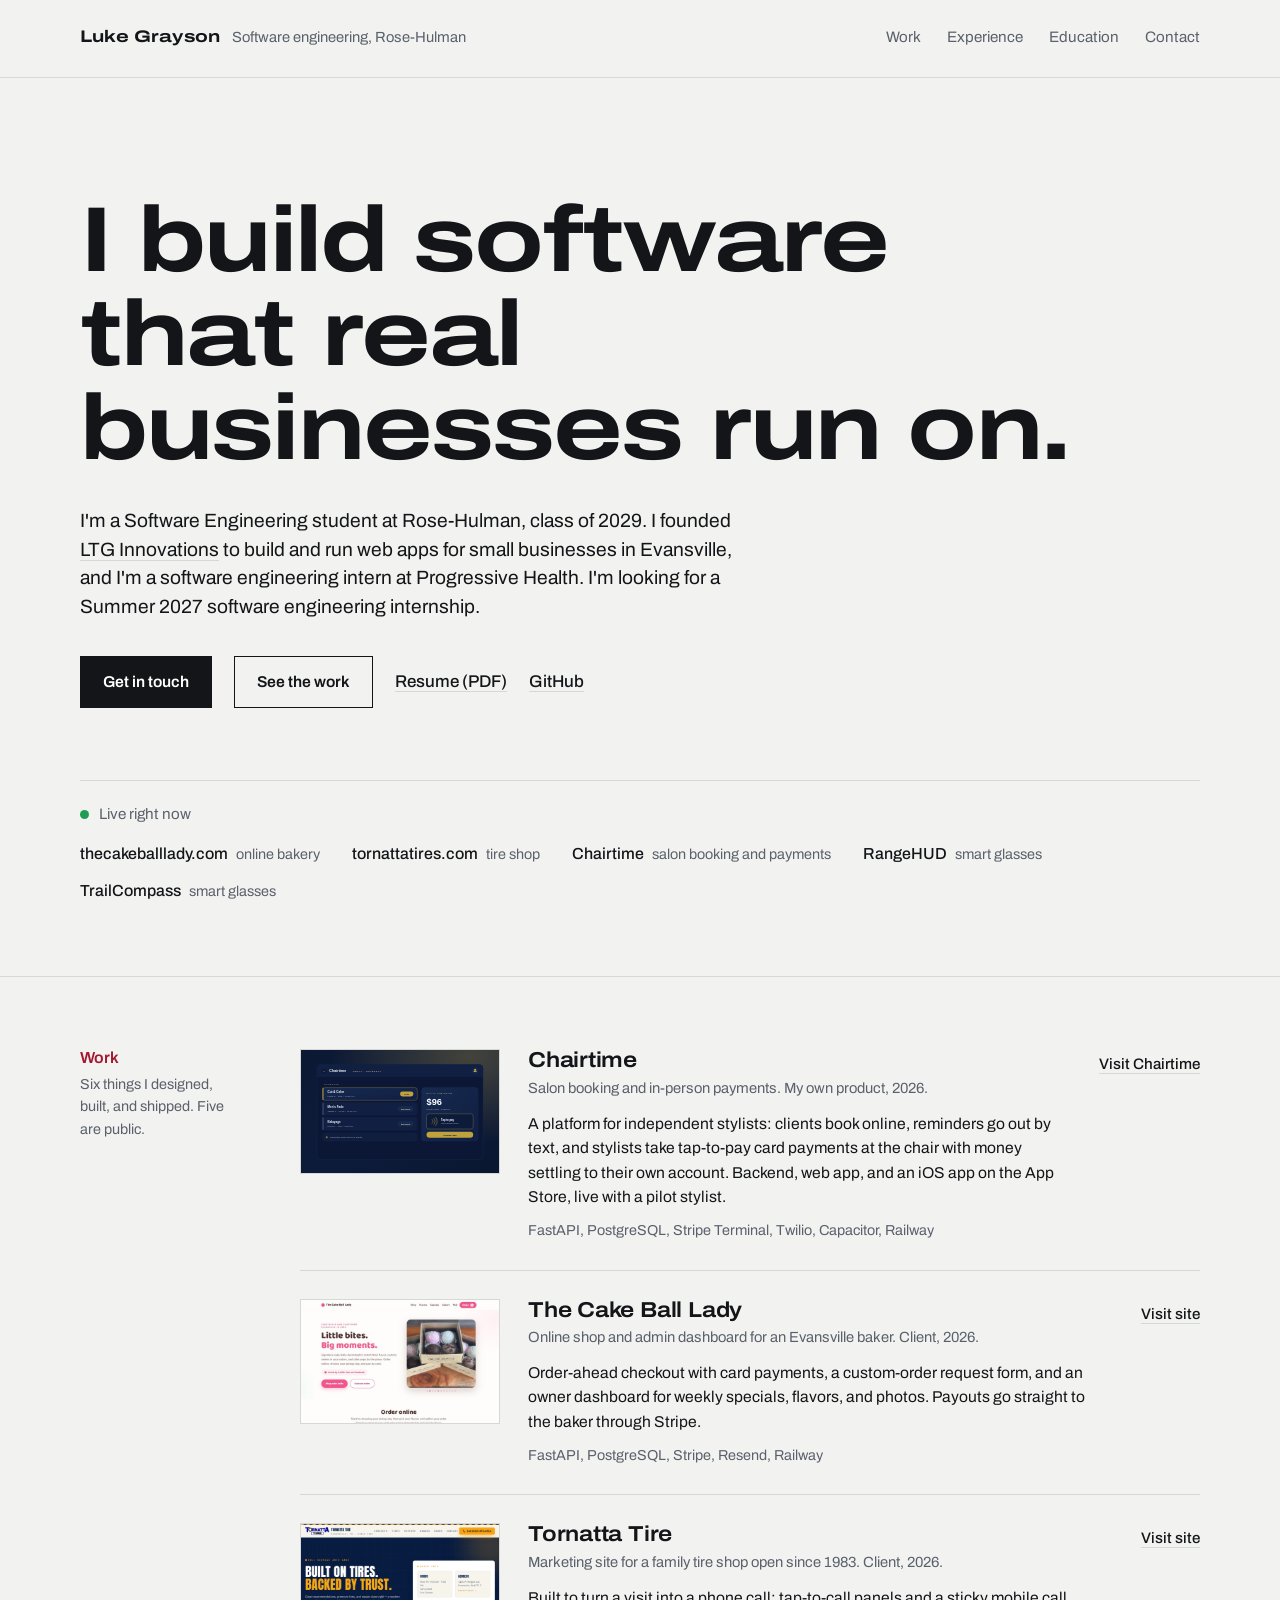
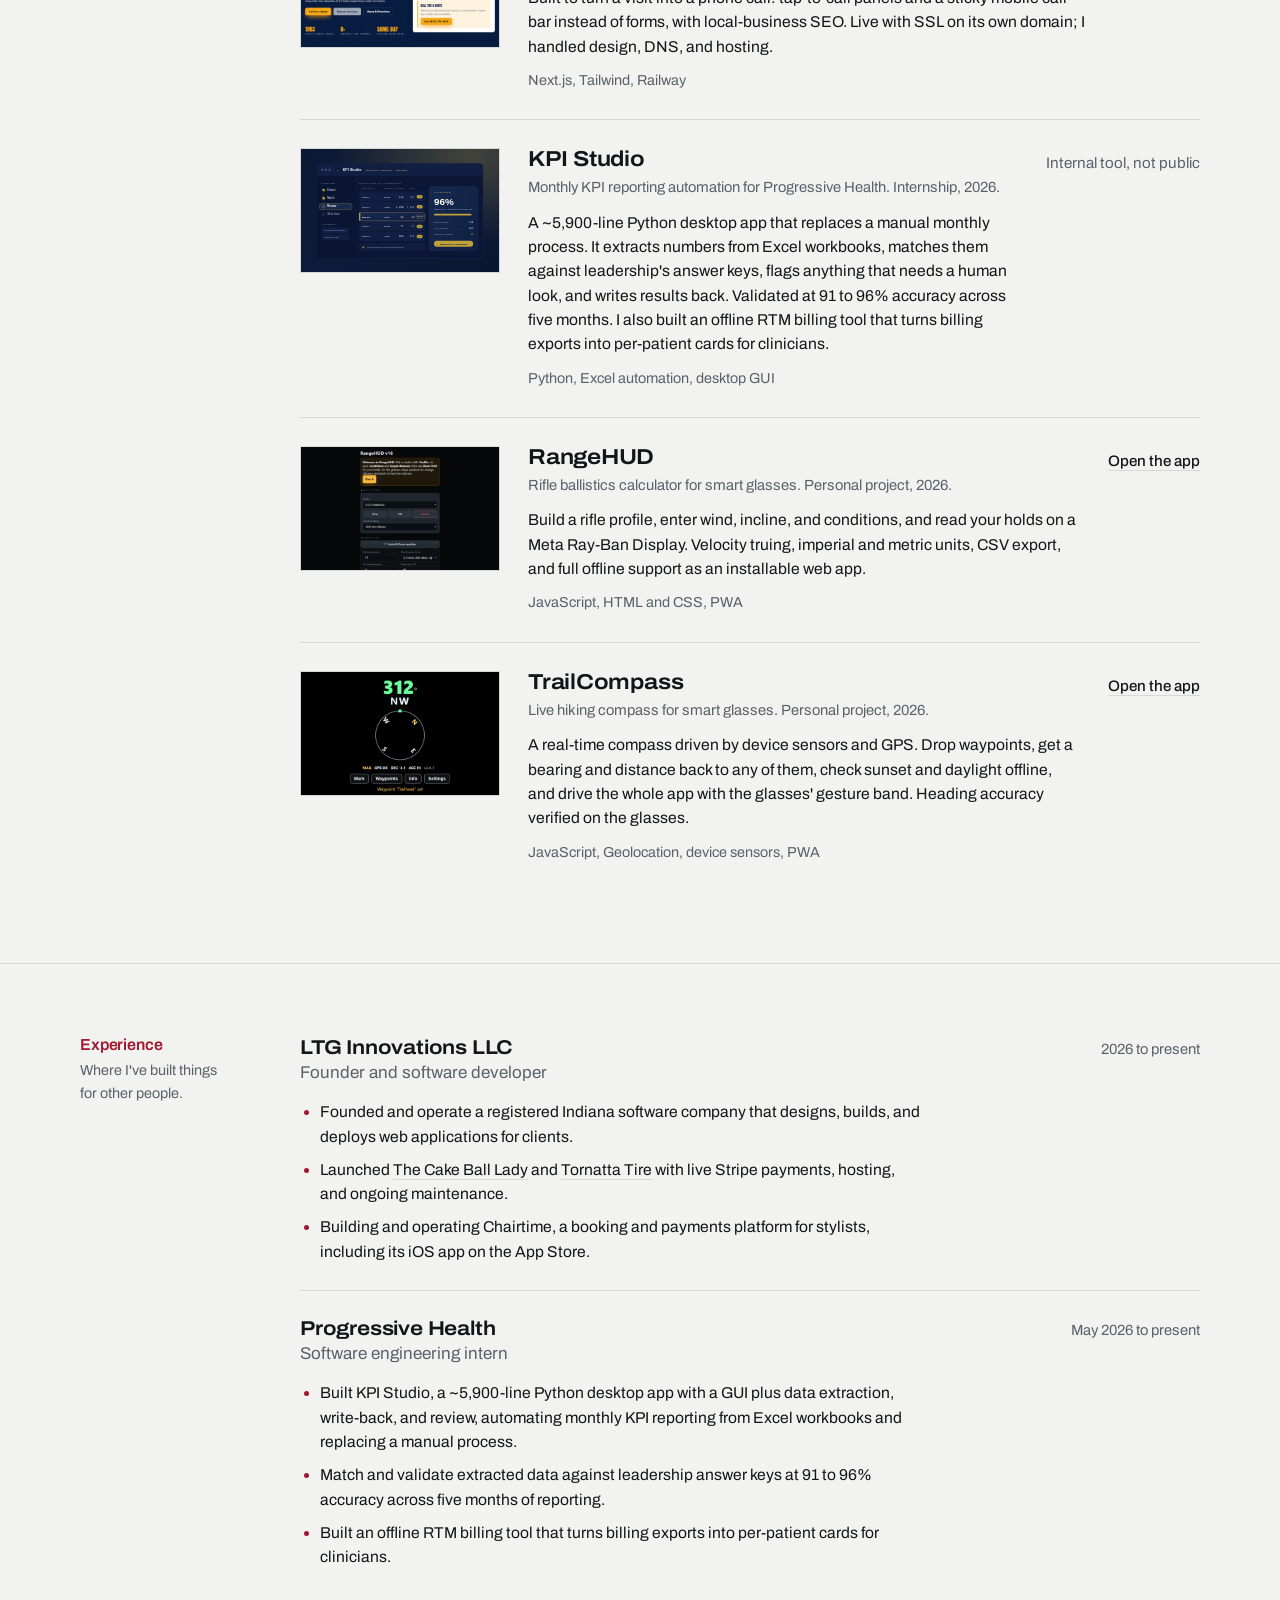
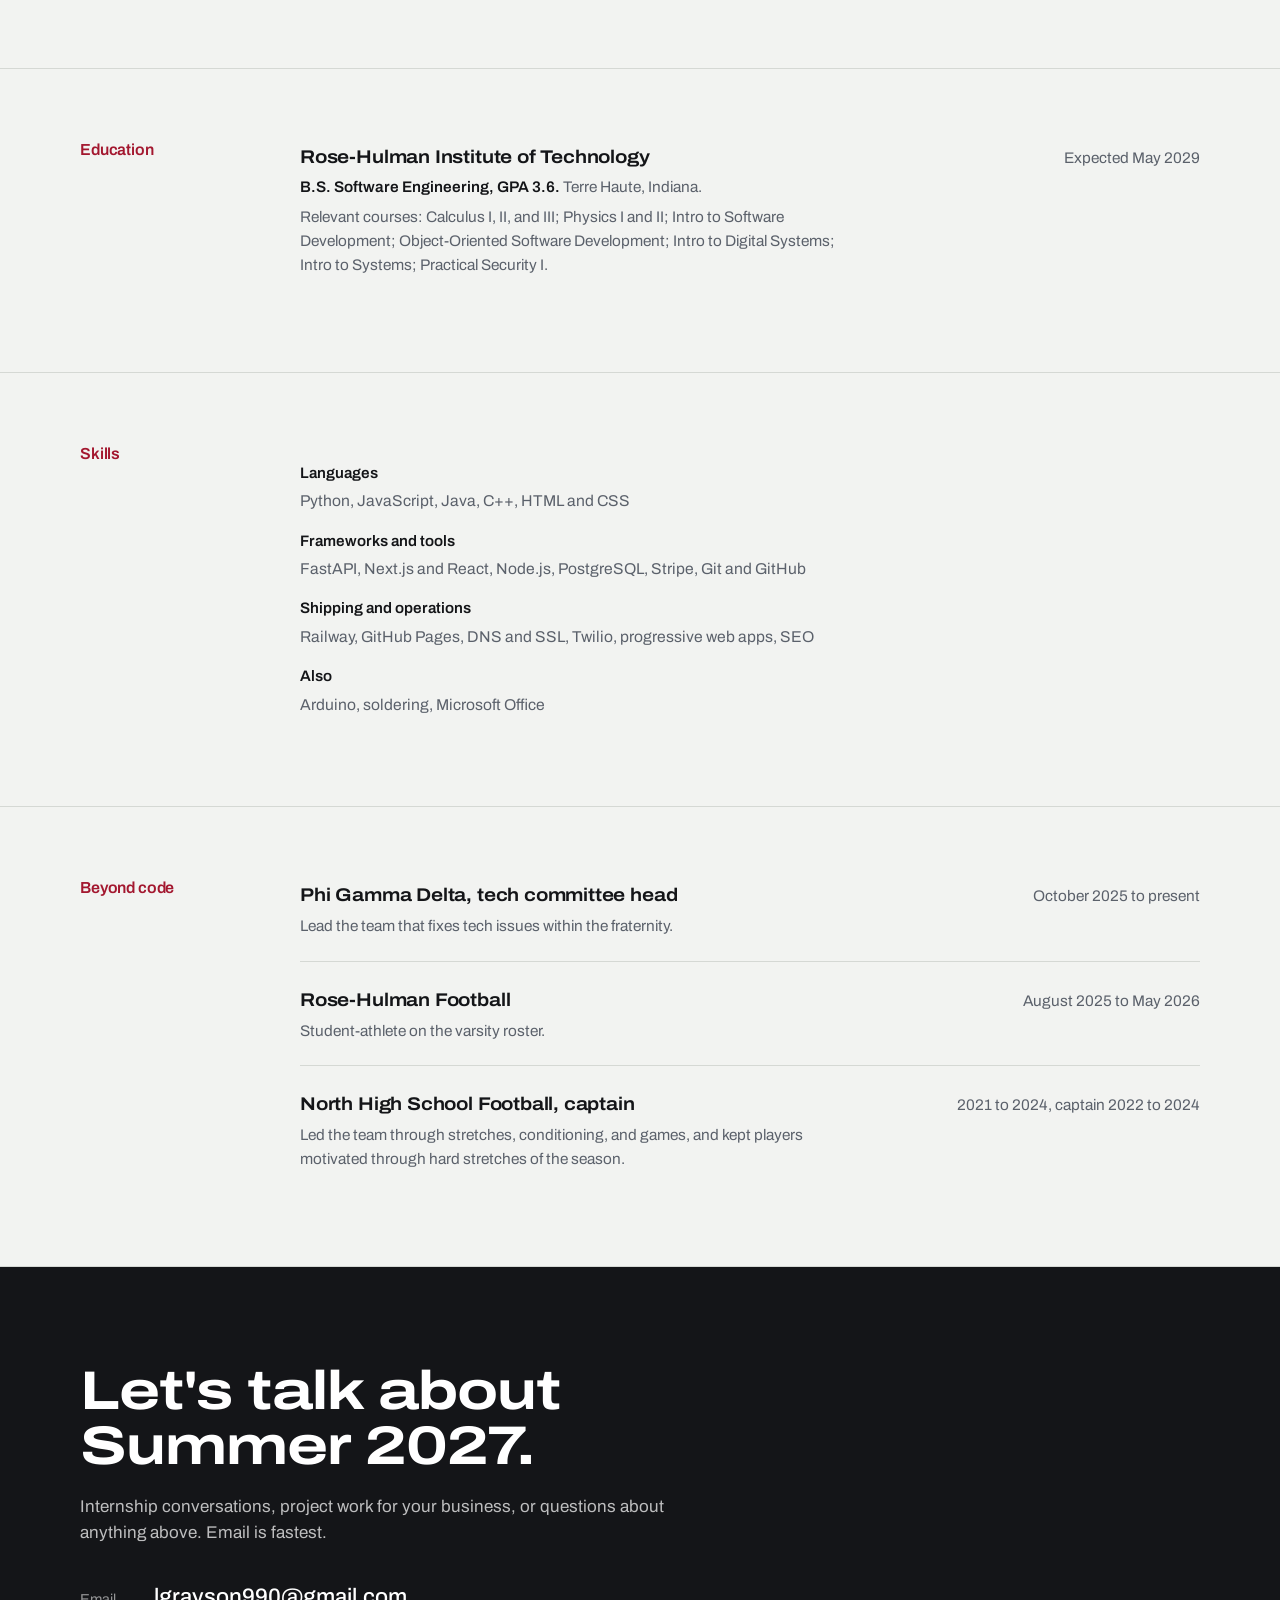
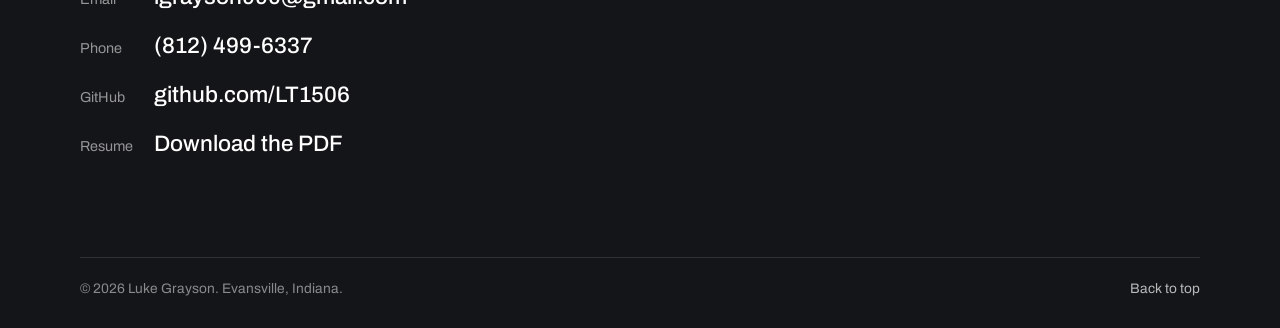
<file: index.html>
<!DOCTYPE html>
<html lang="en">
<head>
  <meta charset="UTF-8" />
  <meta name="viewport" content="width=device-width, initial-scale=1.0" />
  <title>Luke Grayson, software engineer</title>
  <meta name="description" content="Luke Grayson is a Software Engineering student at Rose-Hulman who builds software that real businesses run on. Work, experience, education, and contact." />

  <link rel="icon" type="image/svg+xml" href="favicon.svg" />
  <meta property="og:title" content="Luke Grayson, software engineer" />
  <meta property="og:description" content="Software Engineering student at Rose-Hulman. Founder of LTG Innovations, intern at Progressive Health, and the builder of six live apps." />
  <meta property="og:type" content="profile" />

  <link rel="preconnect" href="https://fonts.googleapis.com" />
  <link rel="preconnect" href="https://fonts.gstatic.com" crossorigin />
  <link href="https://fonts.googleapis.com/css2?family=Archivo:wdth,wght@62..125,100..900&display=swap" rel="stylesheet" />

  <link rel="stylesheet" href="css/portfolio.css" />
</head>
<body>
  <a class="skip-link" href="#main">Skip to content</a>

  <header class="site-header">
    <div class="wrap header-inner">
      <a class="brand" href="#top">
        <span class="brand-name">Luke Grayson</span>
        <span class="brand-sub">Software engineering, Rose-Hulman</span>
      </a>
      <nav class="nav" aria-label="Sections">
        <a href="#work">Work</a>
        <a href="#experience">Experience</a>
        <a href="#education">Education</a>
        <a href="#contact">Contact</a>
      </nav>
    </div>
  </header>

  <main id="main">

    <section class="hero" id="top">
      <div class="wrap">
        <h1 class="display">I build software that real businesses run on.</h1>
        <p class="hero-intro">
          I'm a Software Engineering student at Rose-Hulman, class of 2029. I founded
          <a href="#experience">LTG Innovations</a> to build and run web apps for small
          businesses in Evansville, and I'm a software engineering intern at Progressive
          Health. I'm looking for a Summer 2027 software engineering internship.
        </p>
        <div class="hero-actions">
          <a class="btn" href="#contact">Get in touch</a>
          <a class="btn btn-quiet" href="#work">See the work</a>
          <a class="text-link" href="Luke-Grayson-Resume.pdf" target="_blank" rel="noopener">Resume (PDF)</a>
          <a class="text-link" href="https://github.com/LT1506" target="_blank" rel="noopener">GitHub</a>
        </div>

        <div class="live">
          <p class="live-head"><span class="dot" aria-hidden="true"></span>Live right now</p>
          <ul class="live-list">
            <li><a href="https://thecakeballlady.com" target="_blank" rel="noopener">thecakeballlady.com <span>online bakery</span></a></li>
            <li><a href="https://www.tornattatires.com" target="_blank" rel="noopener">tornattatires.com <span>tire shop</span></a></li>
            <li><a href="https://hair-dresser-production.up.railway.app/" target="_blank" rel="noopener">Chairtime <span>salon booking and payments</span></a></li>
            <li><a href="https://lt1506.github.io/RangeHUD/" target="_blank" rel="noopener">RangeHUD <span>smart glasses</span></a></li>
            <li><a href="https://lt1506.github.io/TrailCompass/" target="_blank" rel="noopener">TrailCompass <span>smart glasses</span></a></li>
          </ul>
        </div>
      </div>
    </section>

    <!-- WORK -->
    <section class="ledger" id="work">
      <div class="wrap ledger-inner">
        <div class="ledger-label">
          <h2>Work</h2>
          <p>Six things I designed, built, and shipped. Five are public.</p>
        </div>
        <div>
          <article class="work-row">
            <a class="work-thumb" href="https://hair-dresser-production.up.railway.app/" target="_blank" rel="noopener" tabindex="-1" aria-hidden="true">
              <img src="assets/img/chairtime.svg" alt="" loading="lazy" />
            </a>
            <div>
              <h3 class="work-title">Chairtime</h3>
              <p class="work-meta">Salon booking and in-person payments. My own product, 2026.</p>
              <p class="work-blurb">A platform for independent stylists: clients book online, reminders go out by text, and stylists take tap-to-pay card payments at the chair with money settling to their own account. Backend, web app, and an iOS app on the App Store, live with a pilot stylist.</p>
              <p class="work-stack">FastAPI, PostgreSQL, Stripe Terminal, Twilio, Capacitor, Railway</p>
            </div>
            <p class="work-action"><a class="text-link" href="https://hair-dresser-production.up.railway.app/" target="_blank" rel="noopener">Visit Chairtime</a></p>
          </article>

          <article class="work-row">
            <a class="work-thumb" href="https://thecakeballlady.com" target="_blank" rel="noopener" tabindex="-1" aria-hidden="true">
              <img src="assets/img/cake-ball-lady.png" alt="" loading="lazy" />
            </a>
            <div>
              <h3 class="work-title">The Cake Ball Lady</h3>
              <p class="work-meta">Online shop and admin dashboard for an Evansville baker. Client, 2026.</p>
              <p class="work-blurb">Order-ahead checkout with card payments, a custom-order request form, and an owner dashboard for weekly specials, flavors, and photos. Payouts go straight to the baker through Stripe.</p>
              <p class="work-stack">FastAPI, PostgreSQL, Stripe, Resend, Railway</p>
            </div>
            <p class="work-action"><a class="text-link" href="https://thecakeballlady.com" target="_blank" rel="noopener">Visit site</a></p>
          </article>

          <article class="work-row">
            <a class="work-thumb" href="https://www.tornattatires.com" target="_blank" rel="noopener" tabindex="-1" aria-hidden="true">
              <img src="assets/img/tornatta.png" alt="" loading="lazy" />
            </a>
            <div>
              <h3 class="work-title">Tornatta Tire</h3>
              <p class="work-meta">Marketing site for a family tire shop open since 1983. Client, 2026.</p>
              <p class="work-blurb">Built to turn a visit into a phone call: tap-to-call panels and a sticky mobile call bar instead of forms, with local-business SEO. Live with SSL on its own domain; I handled design, DNS, and hosting.</p>
              <p class="work-stack">Next.js, Tailwind, Railway</p>
            </div>
            <p class="work-action"><a class="text-link" href="https://www.tornattatires.com" target="_blank" rel="noopener">Visit site</a></p>
          </article>

          <article class="work-row">
            <span class="work-thumb" aria-hidden="true">
              <img src="assets/img/kpi-studio.svg" alt="" loading="lazy" />
            </span>
            <div>
              <h3 class="work-title">KPI Studio</h3>
              <p class="work-meta">Monthly KPI reporting automation for Progressive Health. Internship, 2026.</p>
              <p class="work-blurb">A ~5,900-line Python desktop app that replaces a manual monthly process. It extracts numbers from Excel workbooks, matches them against leadership's answer keys, flags anything that needs a human look, and writes results back. Validated at 91 to 96% accuracy across five months. I also built an offline RTM billing tool that turns billing exports into per-patient cards for clinicians.</p>
              <p class="work-stack">Python, Excel automation, desktop GUI</p>
            </div>
            <p class="work-action"><span class="muted">Internal tool, not public</span></p>
          </article>

          <article class="work-row">
            <a class="work-thumb" href="https://lt1506.github.io/RangeHUD/" target="_blank" rel="noopener" tabindex="-1" aria-hidden="true">
              <img src="assets/img/rangehud.png" alt="" loading="lazy" />
            </a>
            <div>
              <h3 class="work-title">RangeHUD</h3>
              <p class="work-meta">Rifle ballistics calculator for smart glasses. Personal project, 2026.</p>
              <p class="work-blurb">Build a rifle profile, enter wind, incline, and conditions, and read your holds on a Meta Ray-Ban Display. Velocity truing, imperial and metric units, CSV export, and full offline support as an installable web app.</p>
              <p class="work-stack">JavaScript, HTML and CSS, PWA</p>
            </div>
            <p class="work-action"><a class="text-link" href="https://lt1506.github.io/RangeHUD/" target="_blank" rel="noopener">Open the app</a></p>
          </article>

          <article class="work-row">
            <a class="work-thumb" href="https://lt1506.github.io/TrailCompass/" target="_blank" rel="noopener" tabindex="-1" aria-hidden="true">
              <img src="assets/img/trailcompass.png" alt="" loading="lazy" />
            </a>
            <div>
              <h3 class="work-title">TrailCompass</h3>
              <p class="work-meta">Live hiking compass for smart glasses. Personal project, 2026.</p>
              <p class="work-blurb">A real-time compass driven by device sensors and GPS. Drop waypoints, get a bearing and distance back to any of them, check sunset and daylight offline, and drive the whole app with the glasses' gesture band. Heading accuracy verified on the glasses.</p>
              <p class="work-stack">JavaScript, Geolocation, device sensors, PWA</p>
            </div>
            <p class="work-action"><a class="text-link" href="https://lt1506.github.io/TrailCompass/" target="_blank" rel="noopener">Open the app</a></p>
          </article>
        </div>
      </div>
    </section>

    <!-- EXPERIENCE -->
    <section class="ledger" id="experience">
      <div class="wrap ledger-inner">
        <div class="ledger-label">
          <h2>Experience</h2>
          <p>Where I've built things for other people.</p>
        </div>
        <div>
          <article class="job">
            <div class="job-head">
              <div>
                <h3>LTG Innovations LLC</h3>
                <p class="job-role">Founder and software developer</p>
              </div>
              <p class="job-when">2026 to present</p>
            </div>
            <ul class="job-points">
              <li>Founded and operate a registered Indiana software company that designs, builds, and deploys web applications for clients.</li>
              <li>Launched <a href="https://thecakeballlady.com" target="_blank" rel="noopener">The Cake Ball Lady</a> and <a href="https://www.tornattatires.com" target="_blank" rel="noopener">Tornatta Tire</a> with live Stripe payments, hosting, and ongoing maintenance.</li>
              <li>Building and operating Chairtime, a booking and payments platform for stylists, including its iOS app on the App Store.</li>
            </ul>
          </article>

          <article class="job">
            <div class="job-head">
              <div>
                <h3>Progressive Health</h3>
                <p class="job-role">Software engineering intern</p>
              </div>
              <p class="job-when">May 2026 to present</p>
            </div>
            <ul class="job-points">
              <li>Built KPI Studio, a ~5,900-line Python desktop app with a GUI plus data extraction, write-back, and review, automating monthly KPI reporting from Excel workbooks and replacing a manual process.</li>
              <li>Match and validate extracted data against leadership answer keys at 91 to 96% accuracy across five months of reporting.</li>
              <li>Built an offline RTM billing tool that turns billing exports into per-patient cards for clinicians.</li>
            </ul>
          </article>
        </div>
      </div>
    </section>

    <!-- EDUCATION -->
    <section class="ledger" id="education">
      <div class="wrap ledger-inner">
        <div class="ledger-label">
          <h2>Education</h2>
        </div>
        <div>
          <article class="fact">
            <div class="fact-head">
              <h3>Rose-Hulman Institute of Technology</h3>
              <p class="job-when">Expected May 2029</p>
            </div>
            <p><strong>B.S. Software Engineering, GPA 3.6.</strong> Terre Haute, Indiana.</p>
            <p>Relevant courses: Calculus I, II, and III; Physics I and II; Intro to Software Development; Object-Oriented Software Development; Intro to Digital Systems; Intro to Systems; Practical Security I.</p>
          </article>
        </div>
      </div>
    </section>

    <!-- SKILLS -->
    <section class="ledger" id="skills">
      <div class="wrap ledger-inner">
        <div class="ledger-label">
          <h2>Skills</h2>
        </div>
        <dl class="skills">
          <div>
            <dt>Languages</dt>
            <dd>Python, JavaScript, Java, C++, HTML and CSS</dd>
          </div>
          <div>
            <dt>Frameworks and tools</dt>
            <dd>FastAPI, Next.js and React, Node.js, PostgreSQL, Stripe, Git and GitHub</dd>
          </div>
          <div>
            <dt>Shipping and operations</dt>
            <dd>Railway, GitHub Pages, DNS and SSL, Twilio, progressive web apps, SEO</dd>
          </div>
          <div>
            <dt>Also</dt>
            <dd>Arduino, soldering, Microsoft Office</dd>
          </div>
        </dl>
      </div>
    </section>

    <!-- BEYOND CODE -->
    <section class="ledger" id="beyond">
      <div class="wrap ledger-inner">
        <div class="ledger-label">
          <h2>Beyond code</h2>
        </div>
        <div>
          <article class="fact">
            <div class="fact-head">
              <h3>Phi Gamma Delta, tech committee head</h3>
              <p class="job-when">October 2025 to present</p>
            </div>
            <p>Lead the team that fixes tech issues within the fraternity.</p>
          </article>
          <article class="fact">
            <div class="fact-head">
              <h3>Rose-Hulman Football</h3>
              <p class="job-when">August 2025 to May 2026</p>
            </div>
            <p>Student-athlete on the varsity roster.</p>
          </article>
          <article class="fact">
            <div class="fact-head">
              <h3>North High School Football, captain</h3>
              <p class="job-when">2021 to 2024, captain 2022 to 2024</p>
            </div>
            <p>Led the team through stretches, conditioning, and games, and kept players motivated through hard stretches of the season.</p>
          </article>
        </div>
      </div>
    </section>

    <!-- CONTACT -->
    <section class="contact" id="contact">
      <div class="wrap">
        <h2 class="display">Let's talk about Summer 2027.</h2>
        <p>Internship conversations, project work for your business, or questions about anything above. Email is fastest.</p>
        <ul class="contact-list">
          <li><a href="mailto:lgrayson990@gmail.com"><span>Email</span>lgrayson990@gmail.com</a></li>
          <li><a href="tel:+18124996337"><span>Phone</span>(812) 499-6337</a></li>
          <li><a href="https://github.com/LT1506" target="_blank" rel="noopener"><span>GitHub</span>github.com/LT1506</a></li>
          <li><a href="Luke-Grayson-Resume.pdf" target="_blank" rel="noopener"><span>Resume</span>Download the PDF</a></li>
        </ul>
      </div>
    </section>

  </main>

  <footer class="site-footer">
    <div class="wrap footer-inner">
      <p>&copy; <span id="year">2026</span> Luke Grayson. Evansville, Indiana.</p>
      <p><a href="#top">Back to top</a></p>
    </div>
  </footer>

  <script src="js/main.js"></script>
</body>
</html>
</file>
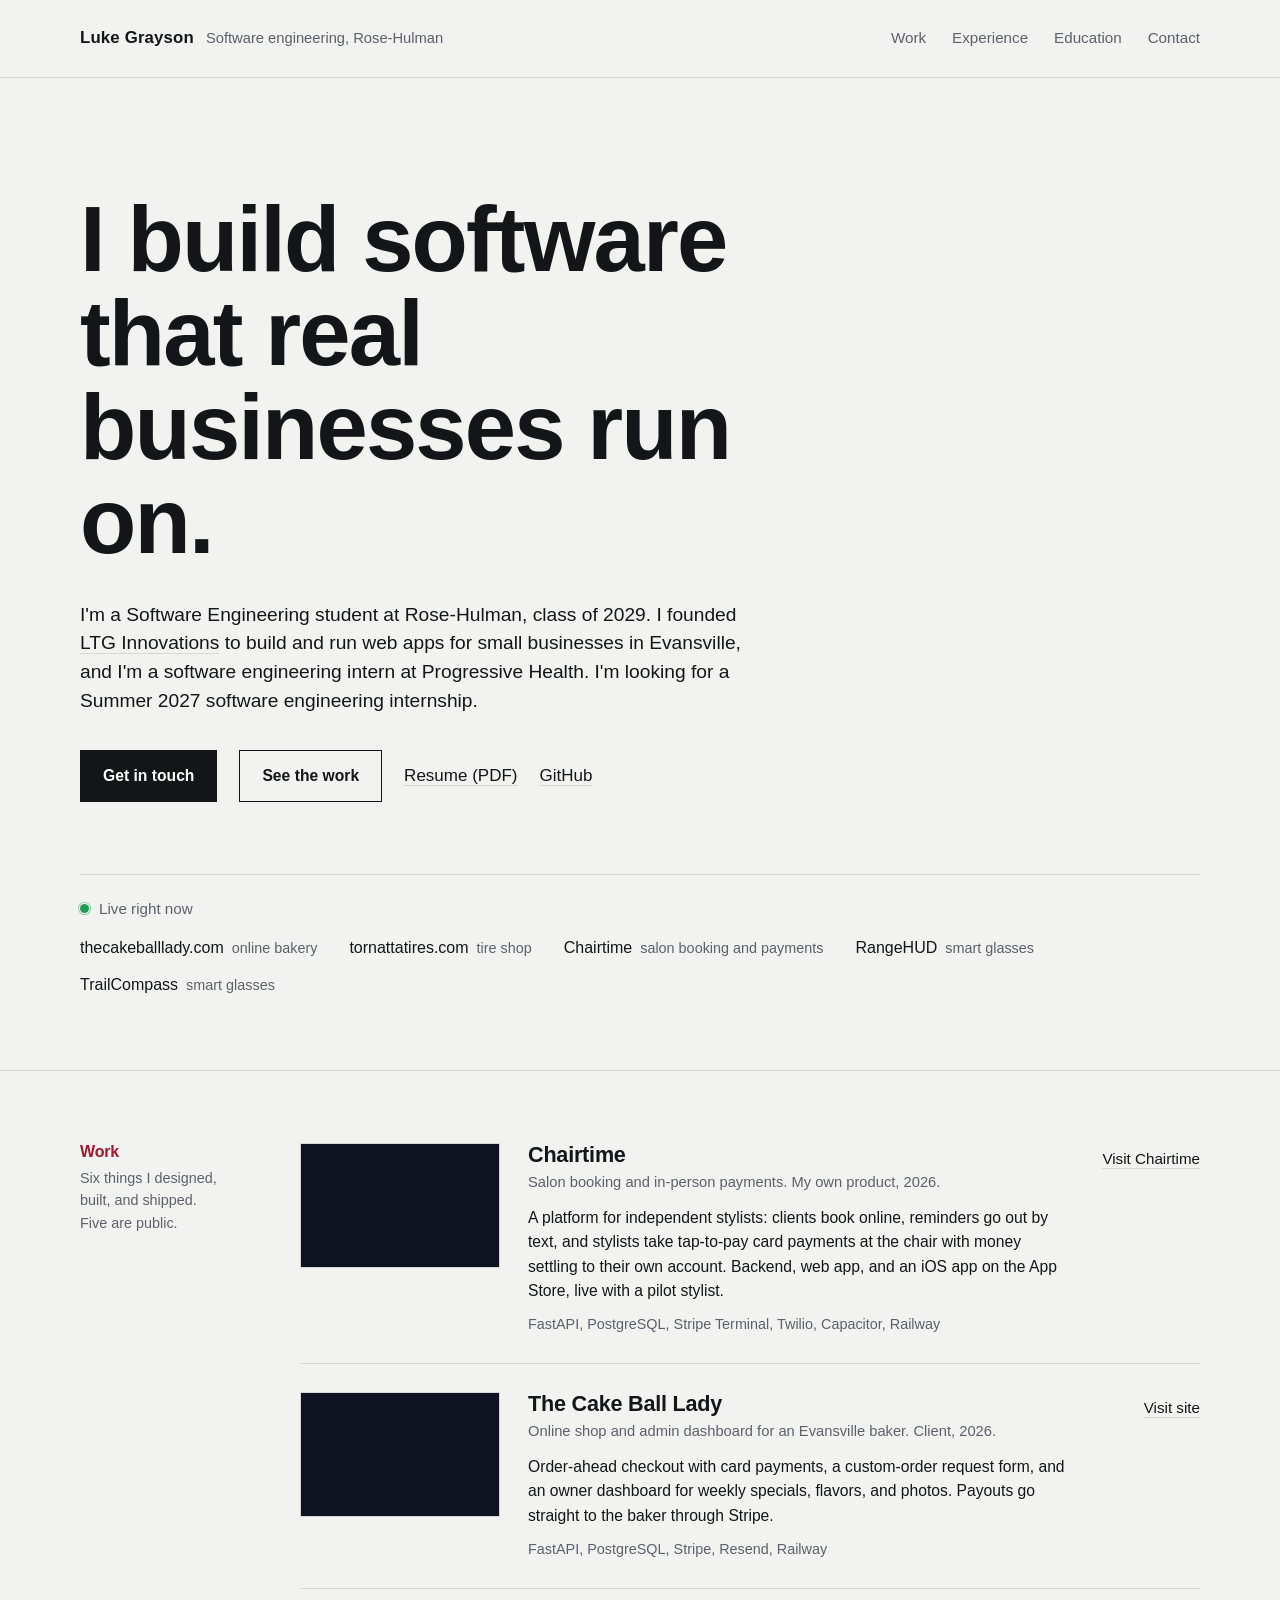
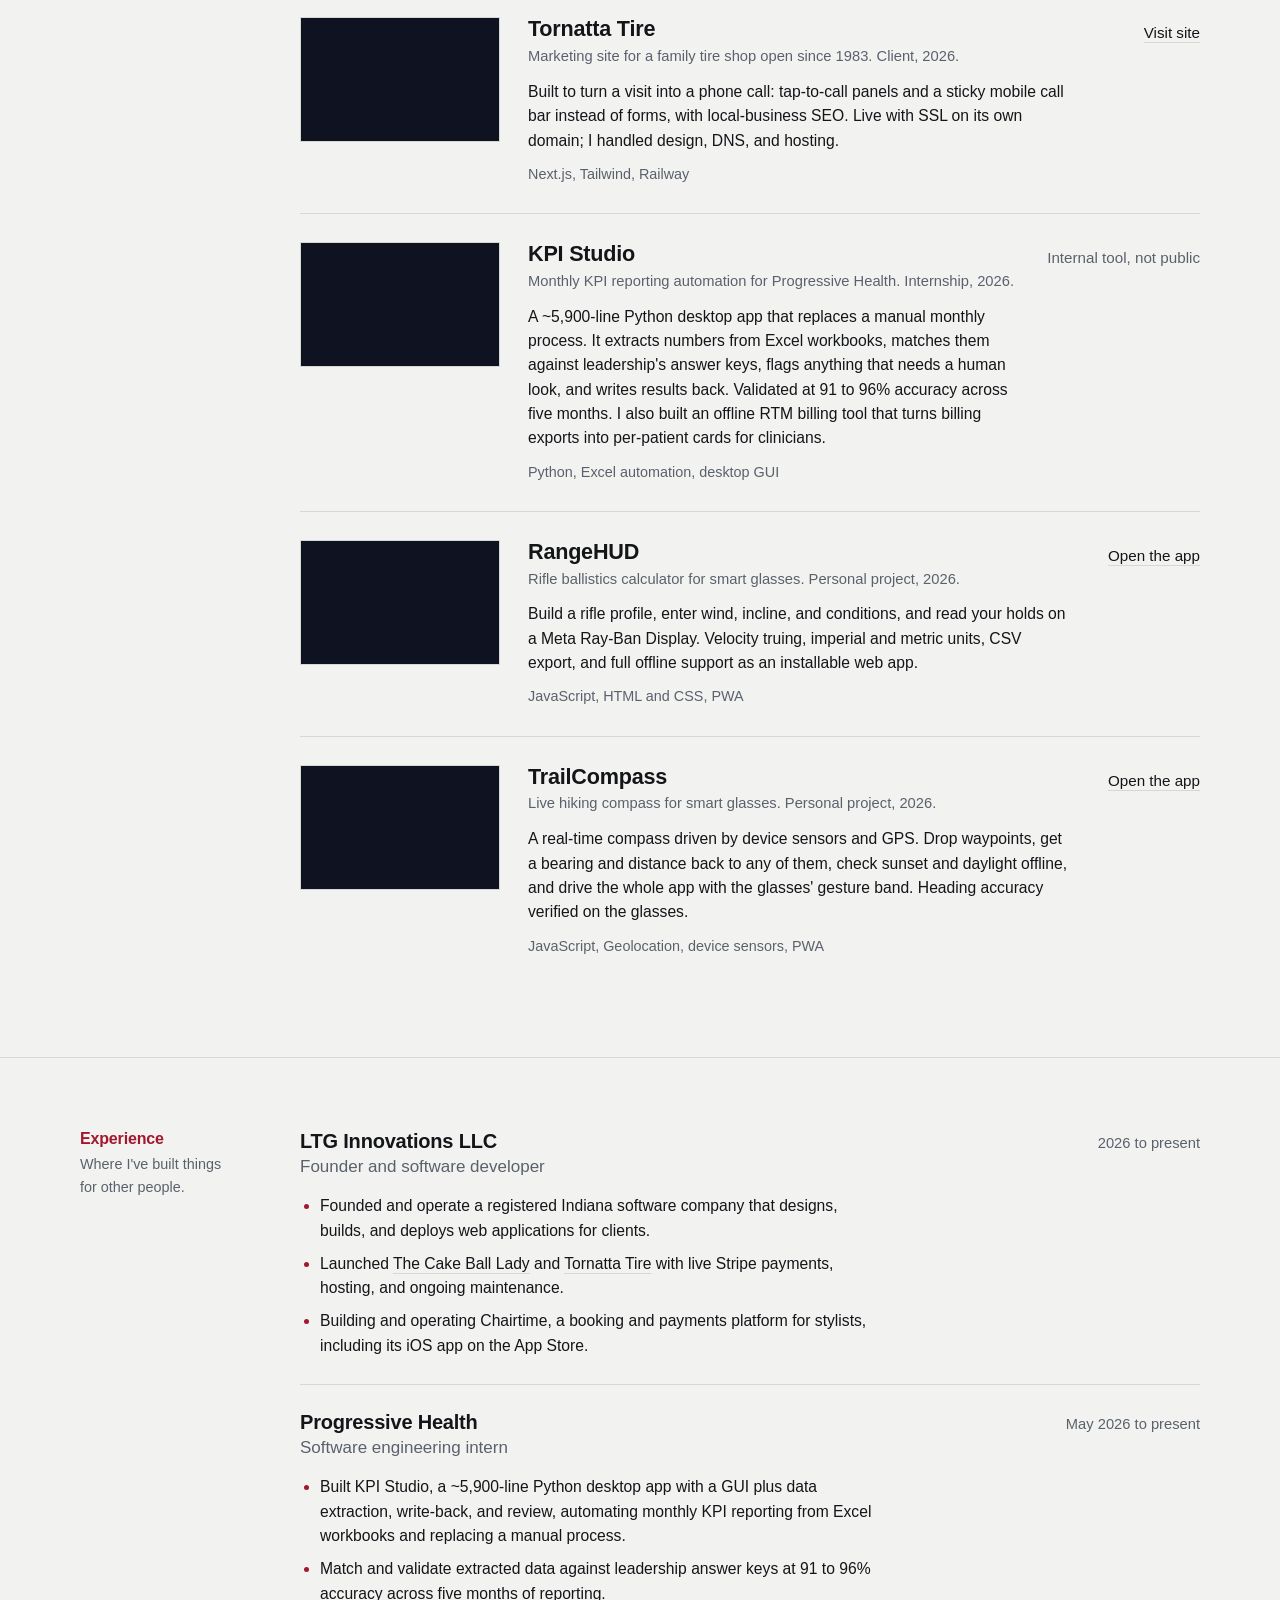
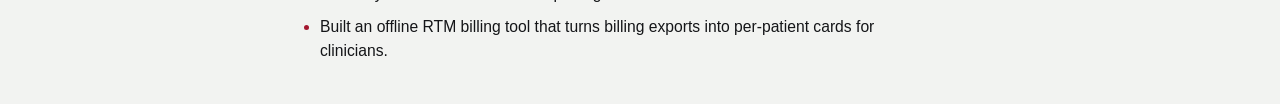
<file: about.html>
<!DOCTYPE html>
<html lang="en">
<head>
  <meta charset="UTF-8" />
  <title>Luke Grayson</title>
  <meta http-equiv="refresh" content="0; url=index.html#experience" />
  <link rel="canonical" href="https://lt1506.github.io/ltginnovations/#experience" />
</head>
<body>
  <p>This page moved. <a href="index.html#experience">Continue to Luke Grayson's portfolio.</a></p>
</body>
</html>
</file>
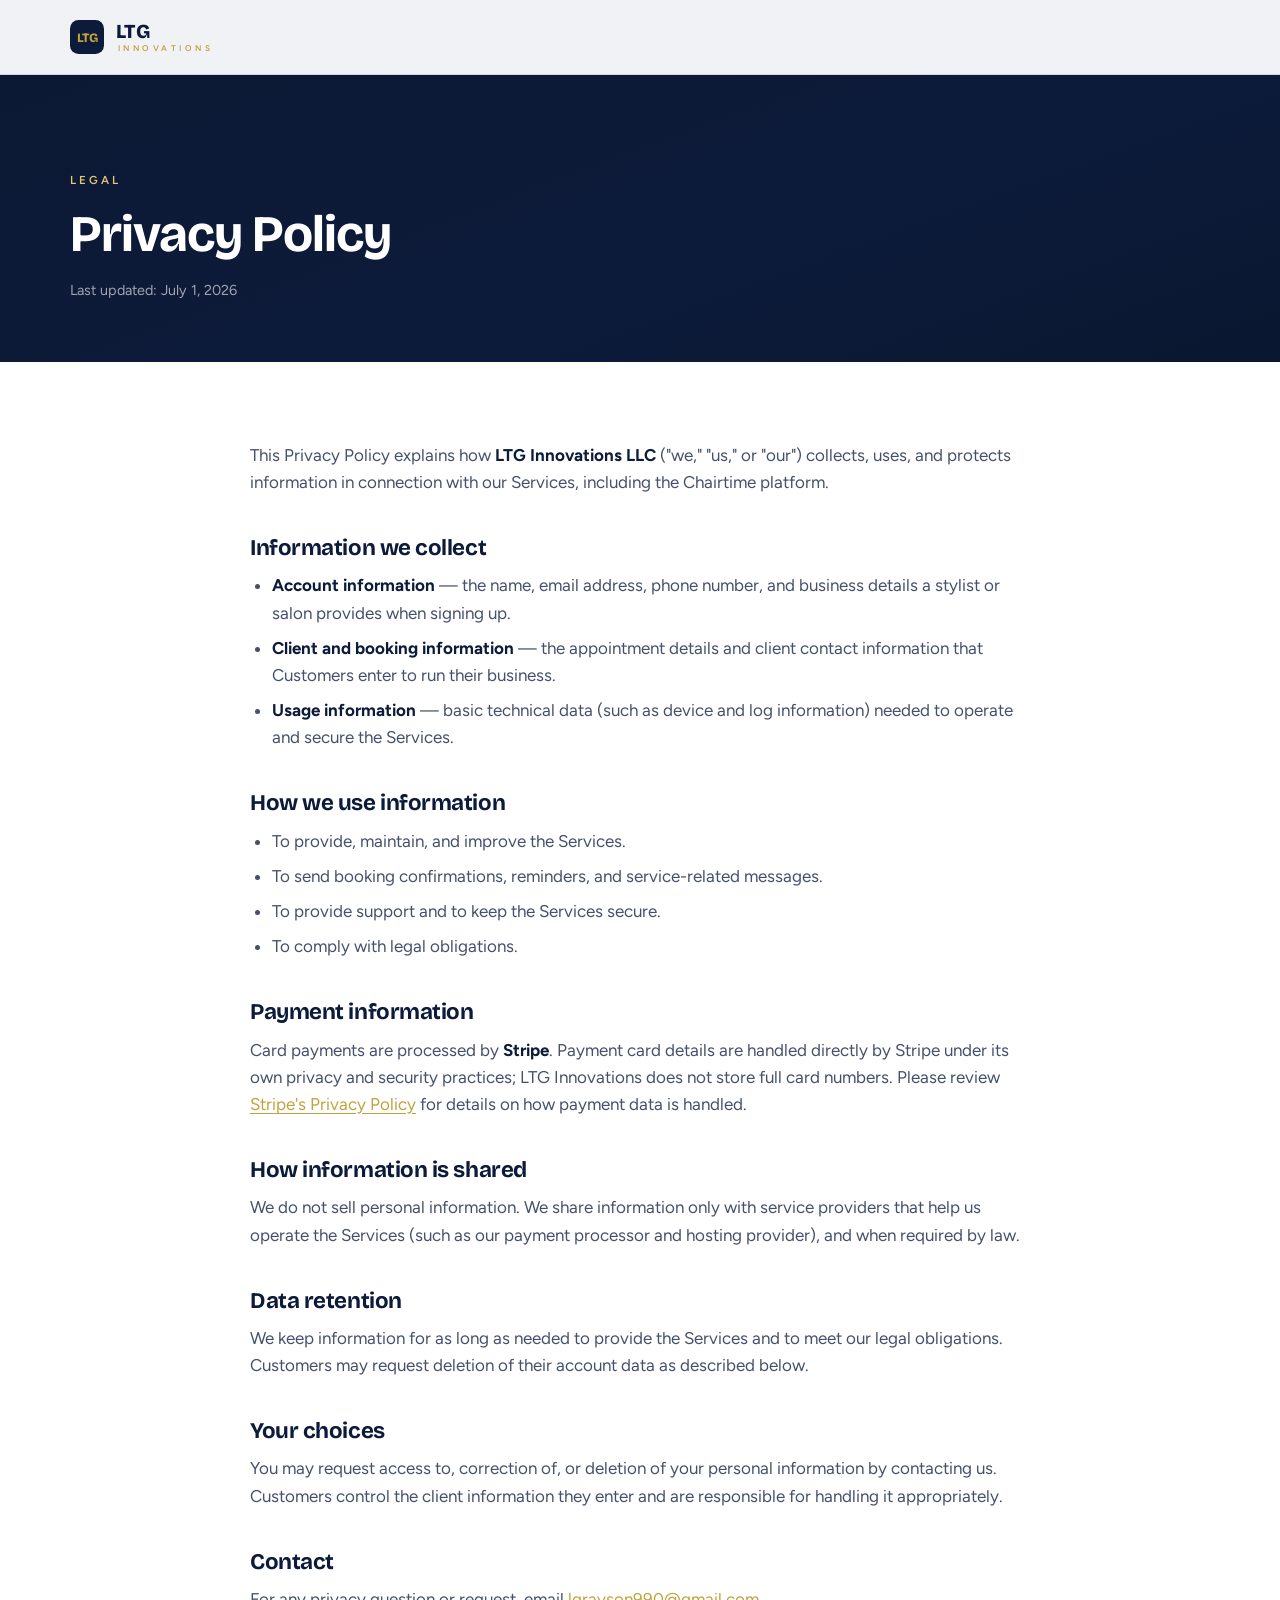
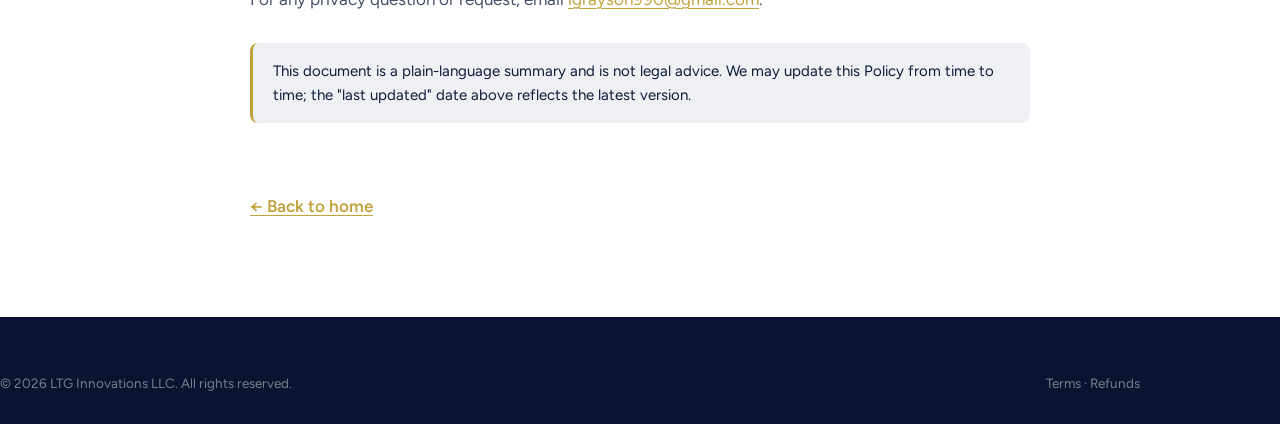
<file: privacy.html>
<!DOCTYPE html>
<html lang="en">
<head>
  <meta charset="UTF-8" />
  <meta name="viewport" content="width=device-width, initial-scale=1.0" />
  <title>Privacy Policy — LTG Innovations</title>
  <meta name="description" content="Privacy Policy for LTG Innovations LLC and the Chairtime platform." />
  <link rel="icon" type="image/svg+xml" href="favicon.svg" />
  <link rel="preconnect" href="https://fonts.googleapis.com" />
  <link rel="preconnect" href="https://fonts.gstatic.com" crossorigin />
  <link href="https://fonts.googleapis.com/css2?family=Bricolage+Grotesque:opsz,wght@12..96,600;12..96,700;12..96,800&family=Figtree:wght@400;500;600&display=swap" rel="stylesheet" />
  <link rel="stylesheet" href="css/style.css" />
</head>
<body>
  <header class="site-header">
    <div class="wrap header-inner">
      <a class="brand" href="index.html" aria-label="LTG Innovations home">
        <span class="brand-mark" aria-hidden="true">
          <svg viewBox="0 0 40 40" width="34" height="34"><rect width="40" height="40" rx="10" fill="#0D1B3B"/><text x="20" y="26" text-anchor="middle" font-family="'Bricolage Grotesque',sans-serif" font-weight="800" font-size="15" fill="#C0A23C">LTG</text></svg>
        </span>
        <span class="brand-word"><b>LTG</b><i>INNOVATIONS</i></span>
      </a>
    </div>
  </header>

  <section class="legal-hero">
    <div class="wrap">
      <p class="kicker">Legal</p>
      <h1>Privacy Policy</h1>
      <p class="updated">Last updated: July 1, 2026</p>
    </div>
  </section>

  <section class="legal-body">
    <div class="wrap">
      <p>This Privacy Policy explains how <strong>LTG Innovations LLC</strong>
      ("we," "us," or "our") collects, uses, and protects information in
      connection with our Services, including the Chairtime platform.</p>

      <h2>Information we collect</h2>
      <ul>
        <li><strong>Account information</strong> — the name, email address, phone
        number, and business details a stylist or salon provides when signing up.</li>
        <li><strong>Client and booking information</strong> — the appointment
        details and client contact information that Customers enter to run their
        business.</li>
        <li><strong>Usage information</strong> — basic technical data (such as
        device and log information) needed to operate and secure the Services.</li>
      </ul>

      <h2>How we use information</h2>
      <ul>
        <li>To provide, maintain, and improve the Services.</li>
        <li>To send booking confirmations, reminders, and service-related messages.</li>
        <li>To provide support and to keep the Services secure.</li>
        <li>To comply with legal obligations.</li>
      </ul>

      <h2>Payment information</h2>
      <p>Card payments are processed by <strong>Stripe</strong>. Payment card
      details are handled directly by Stripe under its own privacy and security
      practices; LTG Innovations does not store full card numbers. Please review
      <a href="https://stripe.com/privacy" rel="noopener" target="_blank">Stripe's Privacy Policy</a>
      for details on how payment data is handled.</p>

      <h2>How information is shared</h2>
      <p>We do not sell personal information. We share information only with service
      providers that help us operate the Services (such as our payment processor
      and hosting provider), and when required by law.</p>

      <h2>Data retention</h2>
      <p>We keep information for as long as needed to provide the Services and to
      meet our legal obligations. Customers may request deletion of their account
      data as described below.</p>

      <h2>Your choices</h2>
      <p>You may request access to, correction of, or deletion of your personal
      information by contacting us. Customers control the client information they
      enter and are responsible for handling it appropriately.</p>

      <h2>Contact</h2>
      <p>For any privacy question or request, email
      <a href="mailto:lgrayson990@gmail.com">lgrayson990@gmail.com</a>.</p>

      <div class="legal-note">
        This document is a plain-language summary and is not legal advice. We may
        update this Policy from time to time; the "last updated" date above
        reflects the latest version.
      </div>

      <a class="back-home" href="index.html">&larr; Back to home</a>
    </div>
  </section>

  <footer class="site-footer">
    <div class="wrap footer-legal" style="border:0;margin:0;">
      <p>&copy; <span id="year">2026</span> LTG Innovations LLC. All rights reserved.</p>
      <p><a href="terms.html" style="color:inherit;">Terms</a> · <a href="refunds.html" style="color:inherit;">Refunds</a></p>
    </div>
  </footer>
  <script src="js/main.js"></script>
</body>
</html>
</file>
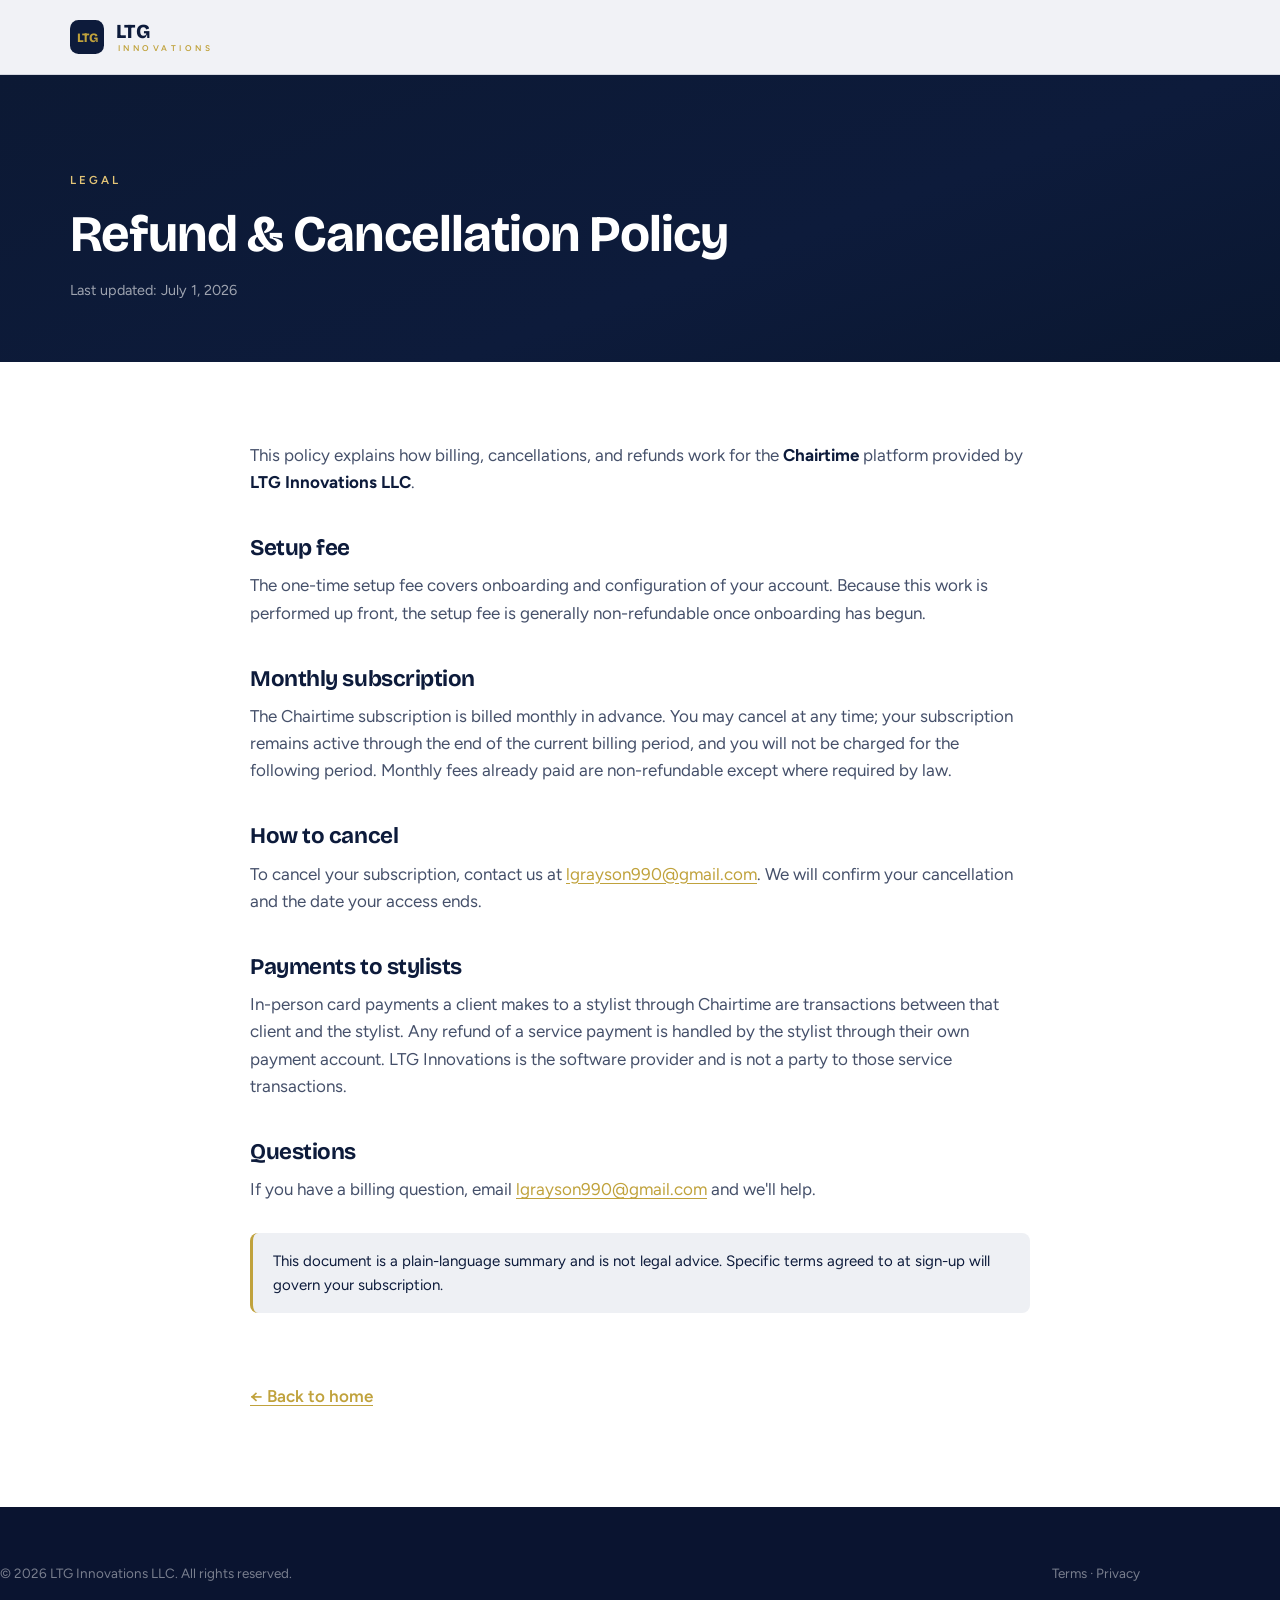
<file: refunds.html>
<!DOCTYPE html>
<html lang="en">
<head>
  <meta charset="UTF-8" />
  <meta name="viewport" content="width=device-width, initial-scale=1.0" />
  <title>Refund &amp; Cancellation Policy — LTG Innovations</title>
  <meta name="description" content="Refund and cancellation policy for LTG Innovations LLC and the Chairtime platform." />
  <link rel="icon" type="image/svg+xml" href="favicon.svg" />
  <link rel="preconnect" href="https://fonts.googleapis.com" />
  <link rel="preconnect" href="https://fonts.gstatic.com" crossorigin />
  <link href="https://fonts.googleapis.com/css2?family=Bricolage+Grotesque:opsz,wght@12..96,600;12..96,700;12..96,800&family=Figtree:wght@400;500;600&display=swap" rel="stylesheet" />
  <link rel="stylesheet" href="css/style.css" />
</head>
<body>
  <header class="site-header">
    <div class="wrap header-inner">
      <a class="brand" href="index.html" aria-label="LTG Innovations home">
        <span class="brand-mark" aria-hidden="true">
          <svg viewBox="0 0 40 40" width="34" height="34"><rect width="40" height="40" rx="10" fill="#0D1B3B"/><text x="20" y="26" text-anchor="middle" font-family="'Bricolage Grotesque',sans-serif" font-weight="800" font-size="15" fill="#C0A23C">LTG</text></svg>
        </span>
        <span class="brand-word"><b>LTG</b><i>INNOVATIONS</i></span>
      </a>
    </div>
  </header>

  <section class="legal-hero">
    <div class="wrap">
      <p class="kicker">Legal</p>
      <h1>Refund &amp; Cancellation Policy</h1>
      <p class="updated">Last updated: July 1, 2026</p>
    </div>
  </section>

  <section class="legal-body">
    <div class="wrap">
      <p>This policy explains how billing, cancellations, and refunds work for the
      <strong>Chairtime</strong> platform provided by <strong>LTG Innovations LLC</strong>.</p>

      <h2>Setup fee</h2>
      <p>The one-time setup fee covers onboarding and configuration of your
      account. Because this work is performed up front, the setup fee is generally
      non-refundable once onboarding has begun.</p>

      <h2>Monthly subscription</h2>
      <p>The Chairtime subscription is billed monthly in advance. You may cancel at
      any time; your subscription remains active through the end of the current
      billing period, and you will not be charged for the following period.
      Monthly fees already paid are non-refundable except where required by law.</p>

      <h2>How to cancel</h2>
      <p>To cancel your subscription, contact us at
      <a href="mailto:lgrayson990@gmail.com">lgrayson990@gmail.com</a>. We
      will confirm your cancellation and the date your access ends.</p>

      <h2>Payments to stylists</h2>
      <p>In-person card payments a client makes to a stylist through Chairtime are
      transactions between that client and the stylist. Any refund of a service
      payment is handled by the stylist through their own payment account. LTG
      Innovations is the software provider and is not a party to those service
      transactions.</p>

      <h2>Questions</h2>
      <p>If you have a billing question, email
      <a href="mailto:lgrayson990@gmail.com">lgrayson990@gmail.com</a> and
      we'll help.</p>

      <div class="legal-note">
        This document is a plain-language summary and is not legal advice. Specific
        terms agreed to at sign-up will govern your subscription.
      </div>

      <a class="back-home" href="index.html">&larr; Back to home</a>
    </div>
  </section>

  <footer class="site-footer">
    <div class="wrap footer-legal" style="border:0;margin:0;">
      <p>&copy; <span id="year">2026</span> LTG Innovations LLC. All rights reserved.</p>
      <p><a href="terms.html" style="color:inherit;">Terms</a> · <a href="privacy.html" style="color:inherit;">Privacy</a></p>
    </div>
  </footer>
  <script src="js/main.js"></script>
</body>
</html>
</file>
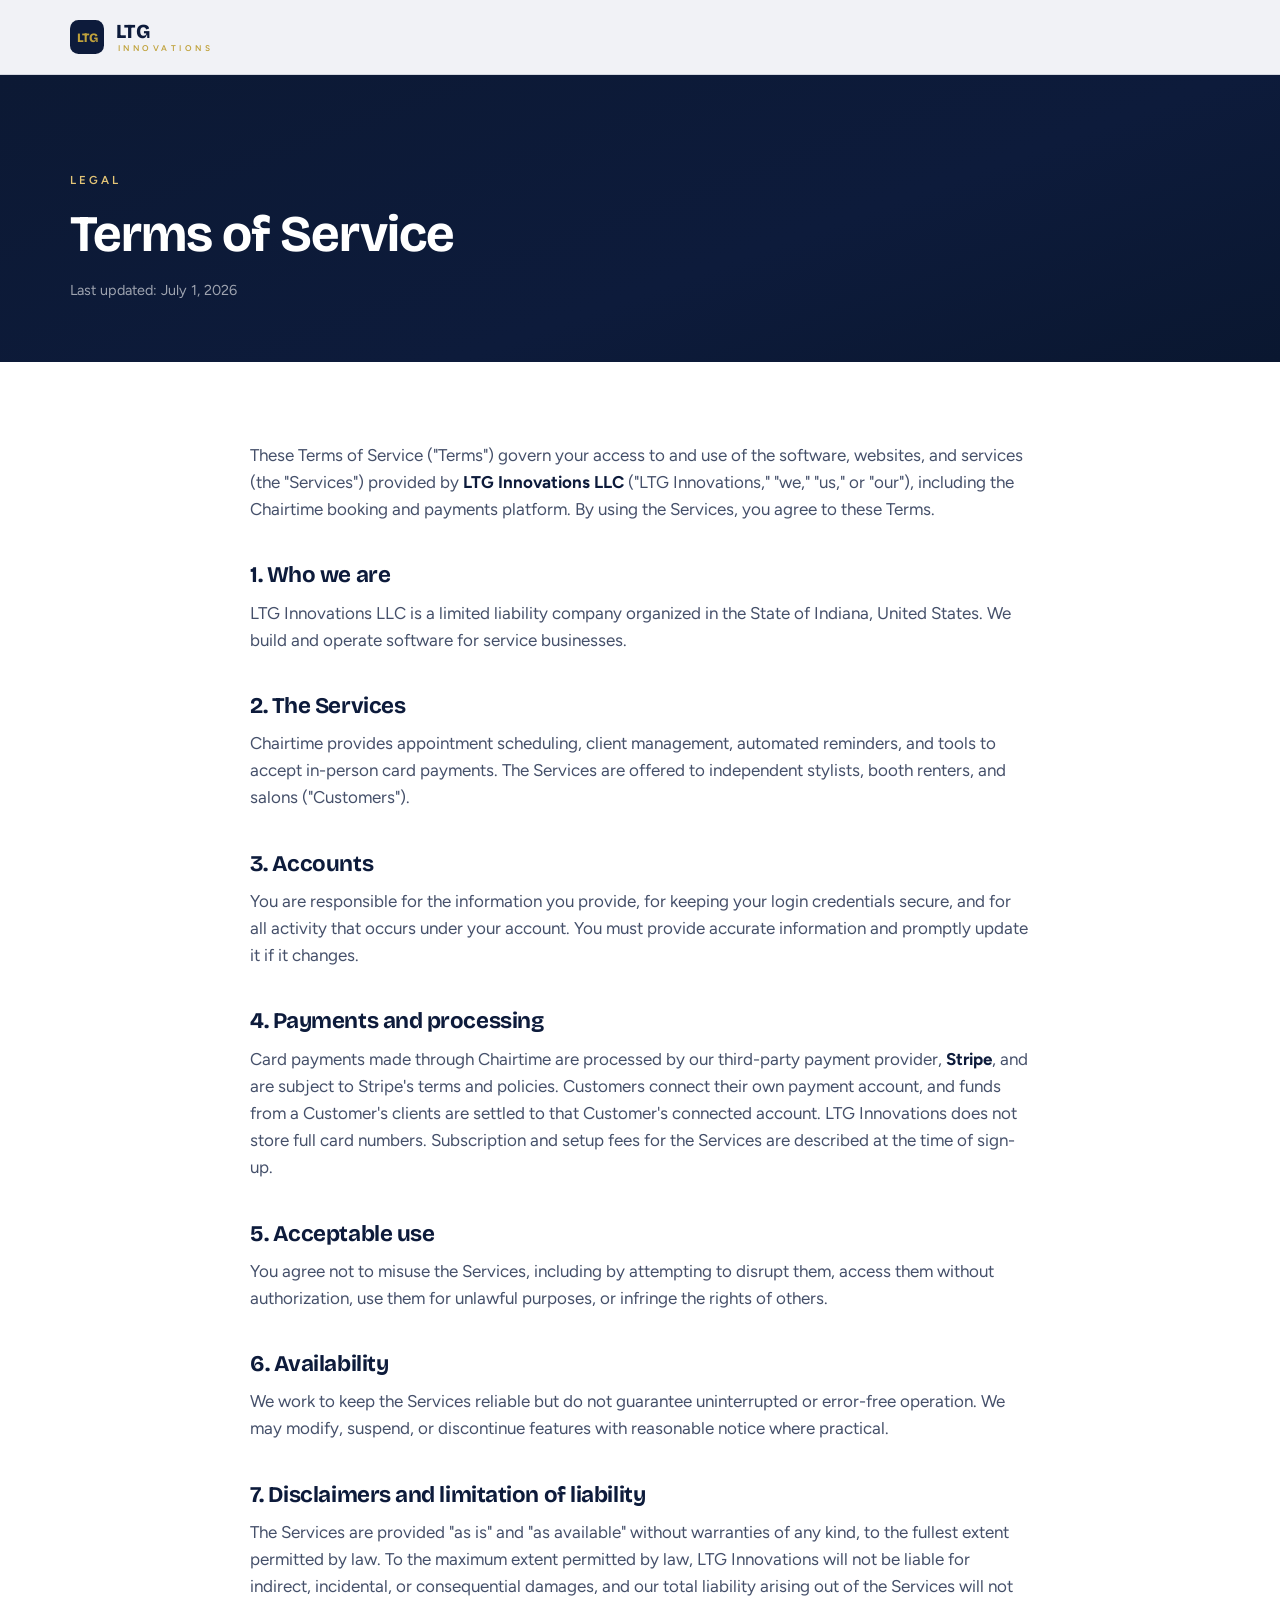
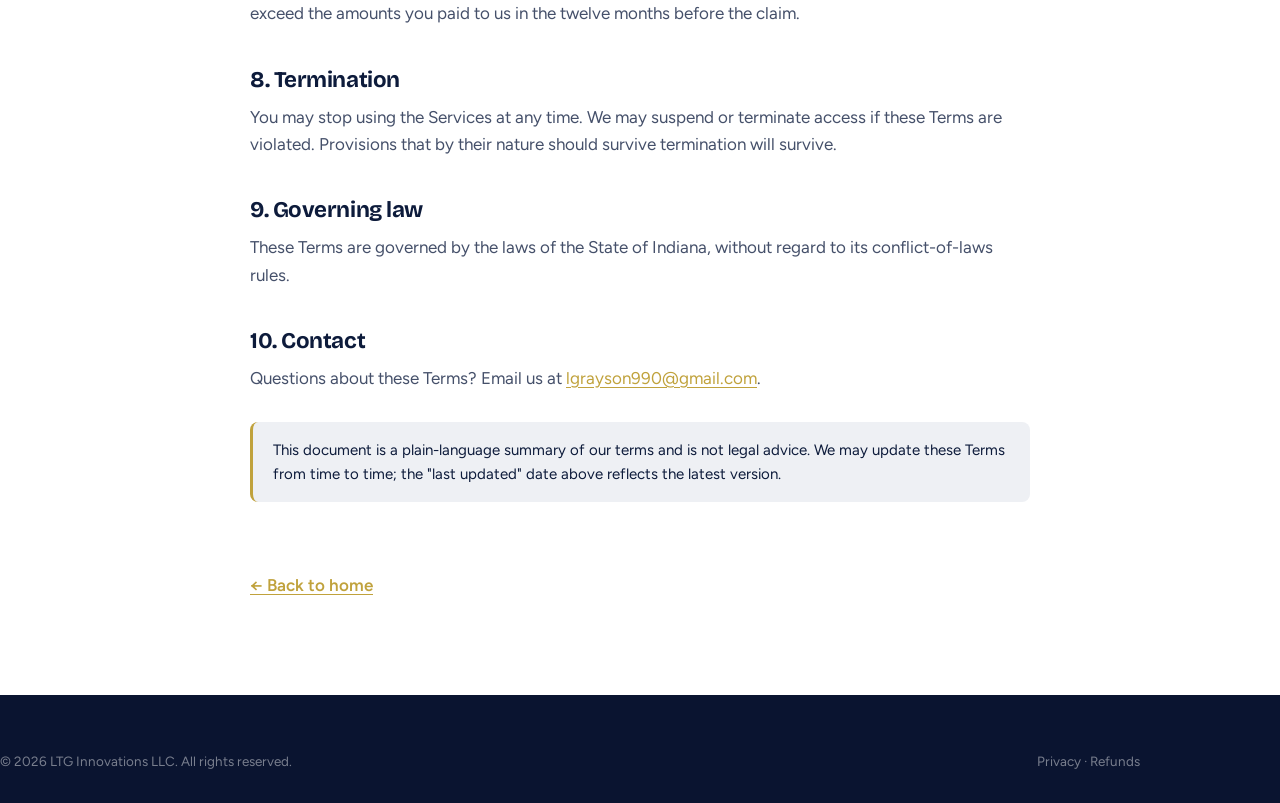
<file: terms.html>
<!DOCTYPE html>
<html lang="en">
<head>
  <meta charset="UTF-8" />
  <meta name="viewport" content="width=device-width, initial-scale=1.0" />
  <title>Terms of Service — LTG Innovations</title>
  <meta name="description" content="Terms of Service for LTG Innovations LLC and the Chairtime platform." />
  <link rel="icon" type="image/svg+xml" href="favicon.svg" />
  <link rel="preconnect" href="https://fonts.googleapis.com" />
  <link rel="preconnect" href="https://fonts.gstatic.com" crossorigin />
  <link href="https://fonts.googleapis.com/css2?family=Bricolage+Grotesque:opsz,wght@12..96,600;12..96,700;12..96,800&family=Figtree:wght@400;500;600&display=swap" rel="stylesheet" />
  <link rel="stylesheet" href="css/style.css" />
</head>
<body>
  <header class="site-header">
    <div class="wrap header-inner">
      <a class="brand" href="index.html" aria-label="LTG Innovations home">
        <span class="brand-mark" aria-hidden="true">
          <svg viewBox="0 0 40 40" width="34" height="34"><rect width="40" height="40" rx="10" fill="#0D1B3B"/><text x="20" y="26" text-anchor="middle" font-family="'Bricolage Grotesque',sans-serif" font-weight="800" font-size="15" fill="#C0A23C">LTG</text></svg>
        </span>
        <span class="brand-word"><b>LTG</b><i>INNOVATIONS</i></span>
      </a>
    </div>
  </header>

  <section class="legal-hero">
    <div class="wrap">
      <p class="kicker">Legal</p>
      <h1>Terms of Service</h1>
      <p class="updated">Last updated: July 1, 2026</p>
    </div>
  </section>

  <section class="legal-body">
    <div class="wrap">
      <p>These Terms of Service ("Terms") govern your access to and use of the
      software, websites, and services (the "Services") provided by
      <strong>LTG Innovations LLC</strong> ("LTG Innovations," "we," "us," or
      "our"), including the Chairtime booking and payments platform. By using the
      Services, you agree to these Terms.</p>

      <h2>1. Who we are</h2>
      <p>LTG Innovations LLC is a limited liability company organized in the State
      of Indiana, United States. We build and operate software for service
      businesses.</p>

      <h2>2. The Services</h2>
      <p>Chairtime provides appointment scheduling, client management, automated
      reminders, and tools to accept in-person card payments. The Services are
      offered to independent stylists, booth renters, and salons ("Customers").</p>

      <h2>3. Accounts</h2>
      <p>You are responsible for the information you provide, for keeping your
      login credentials secure, and for all activity that occurs under your
      account. You must provide accurate information and promptly update it if it
      changes.</p>

      <h2>4. Payments and processing</h2>
      <p>Card payments made through Chairtime are processed by our third-party
      payment provider, <strong>Stripe</strong>, and are subject to Stripe's terms
      and policies. Customers connect their own payment account, and funds from a
      Customer's clients are settled to that Customer's connected account. LTG
      Innovations does not store full card numbers. Subscription and setup fees for
      the Services are described at the time of sign-up.</p>

      <h2>5. Acceptable use</h2>
      <p>You agree not to misuse the Services, including by attempting to disrupt
      them, access them without authorization, use them for unlawful purposes, or
      infringe the rights of others.</p>

      <h2>6. Availability</h2>
      <p>We work to keep the Services reliable but do not guarantee uninterrupted
      or error-free operation. We may modify, suspend, or discontinue features with
      reasonable notice where practical.</p>

      <h2>7. Disclaimers and limitation of liability</h2>
      <p>The Services are provided "as is" and "as available" without warranties of
      any kind, to the fullest extent permitted by law. To the maximum extent
      permitted by law, LTG Innovations will not be liable for indirect,
      incidental, or consequential damages, and our total liability arising out of
      the Services will not exceed the amounts you paid to us in the twelve months
      before the claim.</p>

      <h2>8. Termination</h2>
      <p>You may stop using the Services at any time. We may suspend or terminate
      access if these Terms are violated. Provisions that by their nature should
      survive termination will survive.</p>

      <h2>9. Governing law</h2>
      <p>These Terms are governed by the laws of the State of Indiana, without
      regard to its conflict-of-laws rules.</p>

      <h2>10. Contact</h2>
      <p>Questions about these Terms? Email us at
      <a href="mailto:lgrayson990@gmail.com">lgrayson990@gmail.com</a>.</p>

      <div class="legal-note">
        This document is a plain-language summary of our terms and is not legal
        advice. We may update these Terms from time to time; the "last updated"
        date above reflects the latest version.
      </div>

      <a class="back-home" href="index.html">&larr; Back to home</a>
    </div>
  </section>

  <footer class="site-footer">
    <div class="wrap footer-legal" style="border:0;margin:0;">
      <p>&copy; <span id="year">2026</span> LTG Innovations LLC. All rights reserved.</p>
      <p><a href="privacy.html" style="color:inherit;">Privacy</a> · <a href="refunds.html" style="color:inherit;">Refunds</a></p>
    </div>
  </footer>
  <script src="js/main.js"></script>
</body>
</html>
</file>
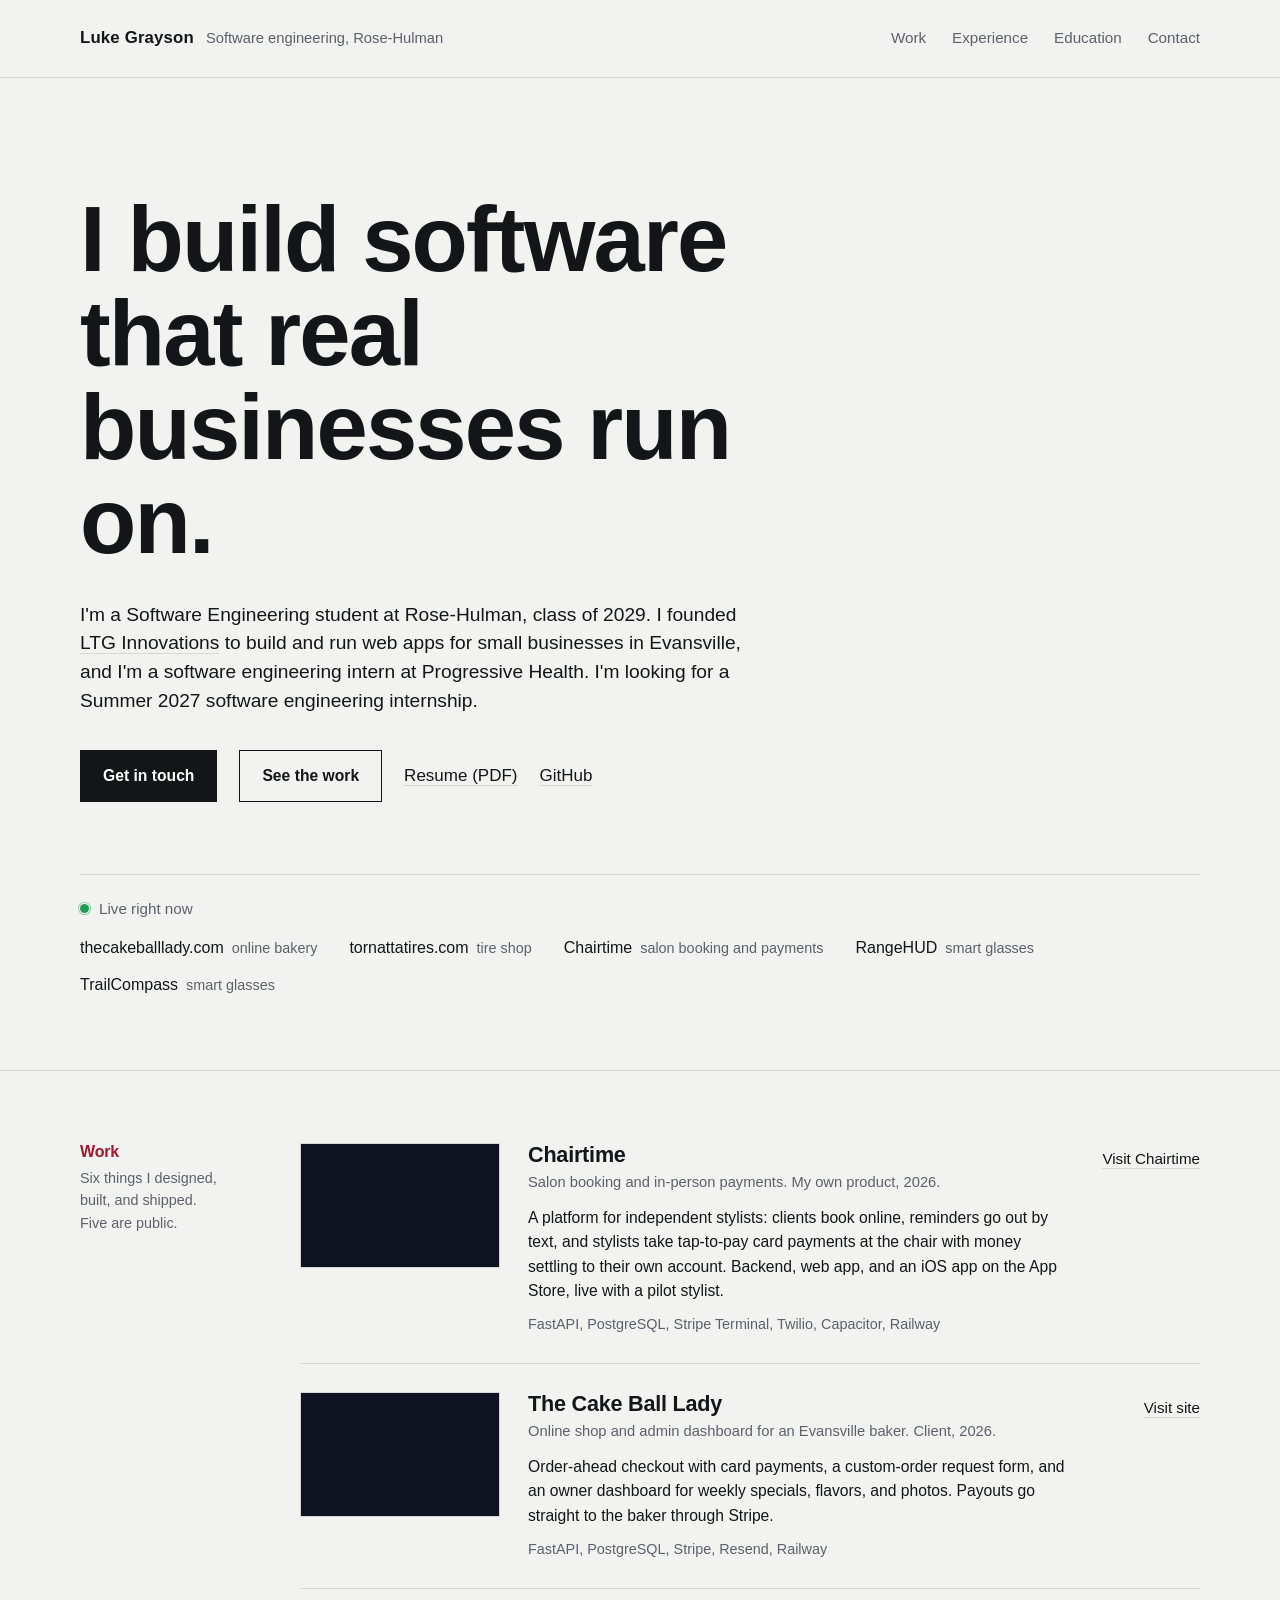
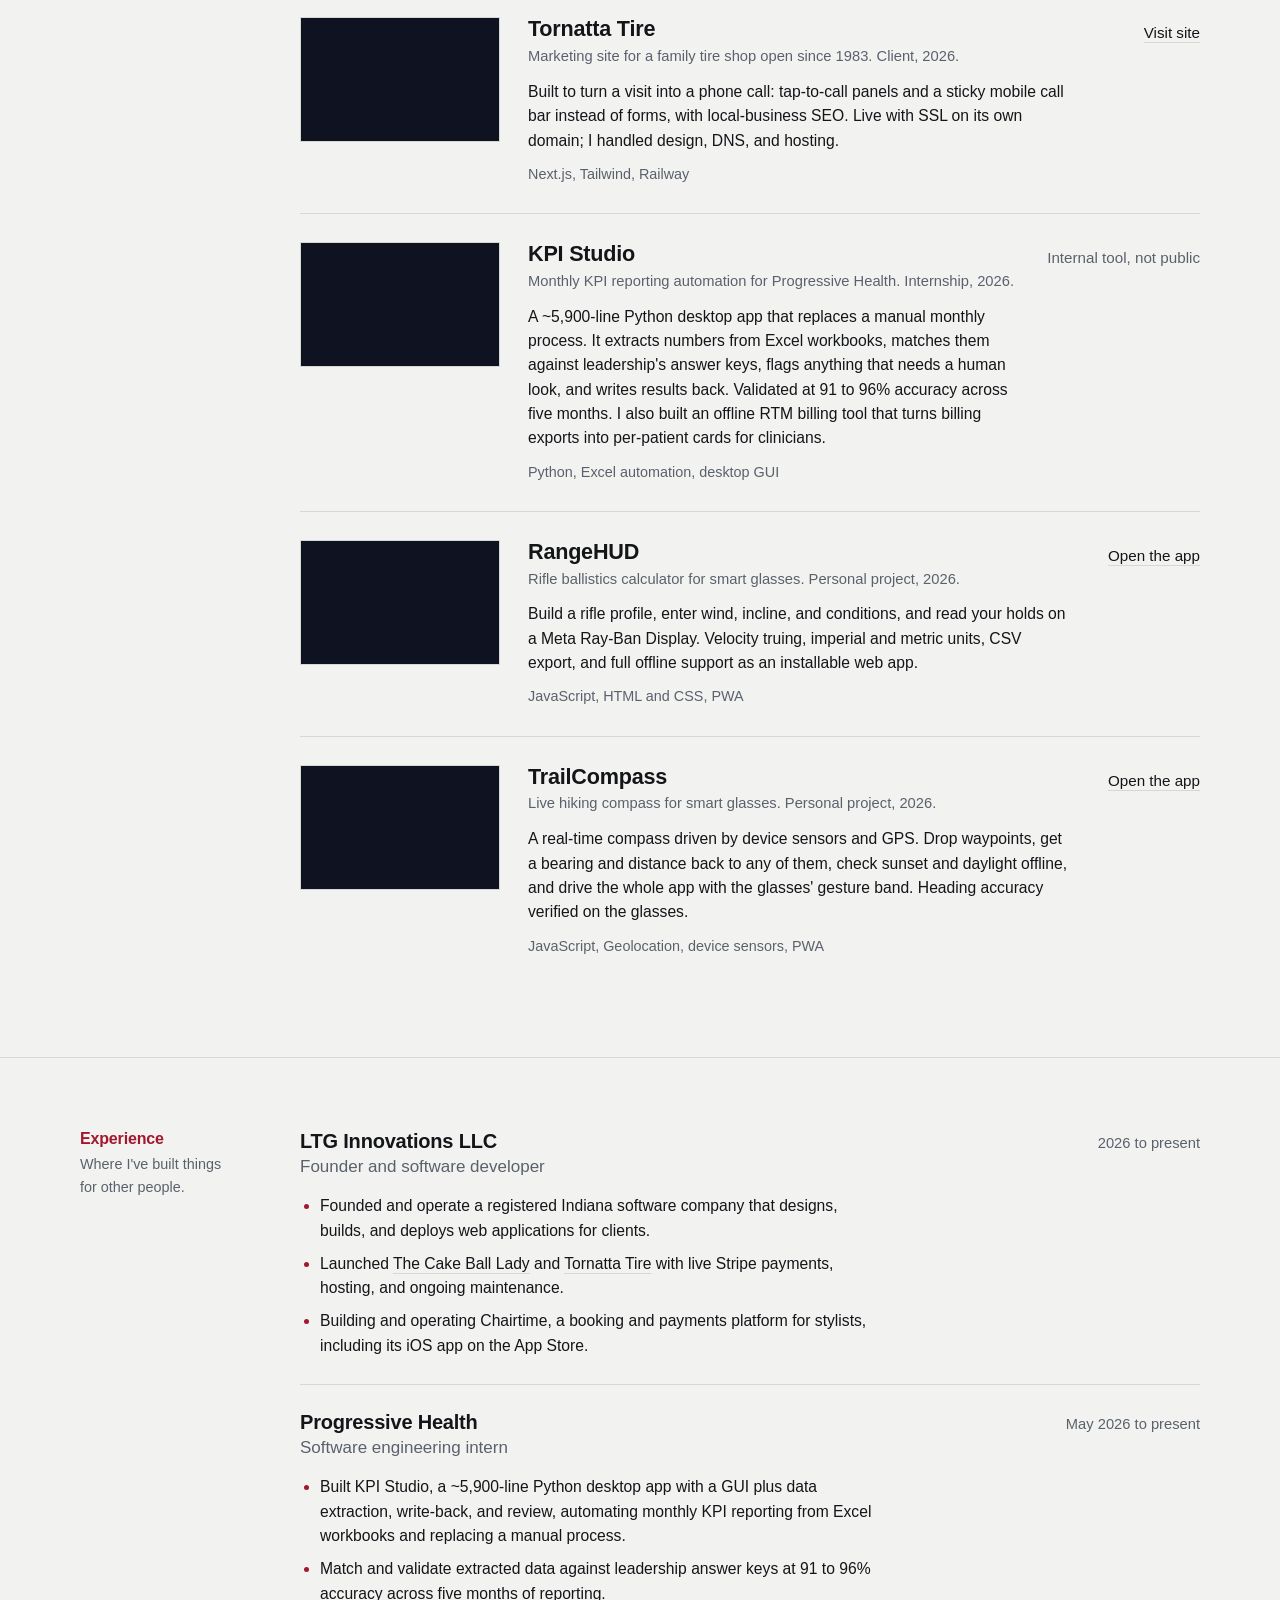
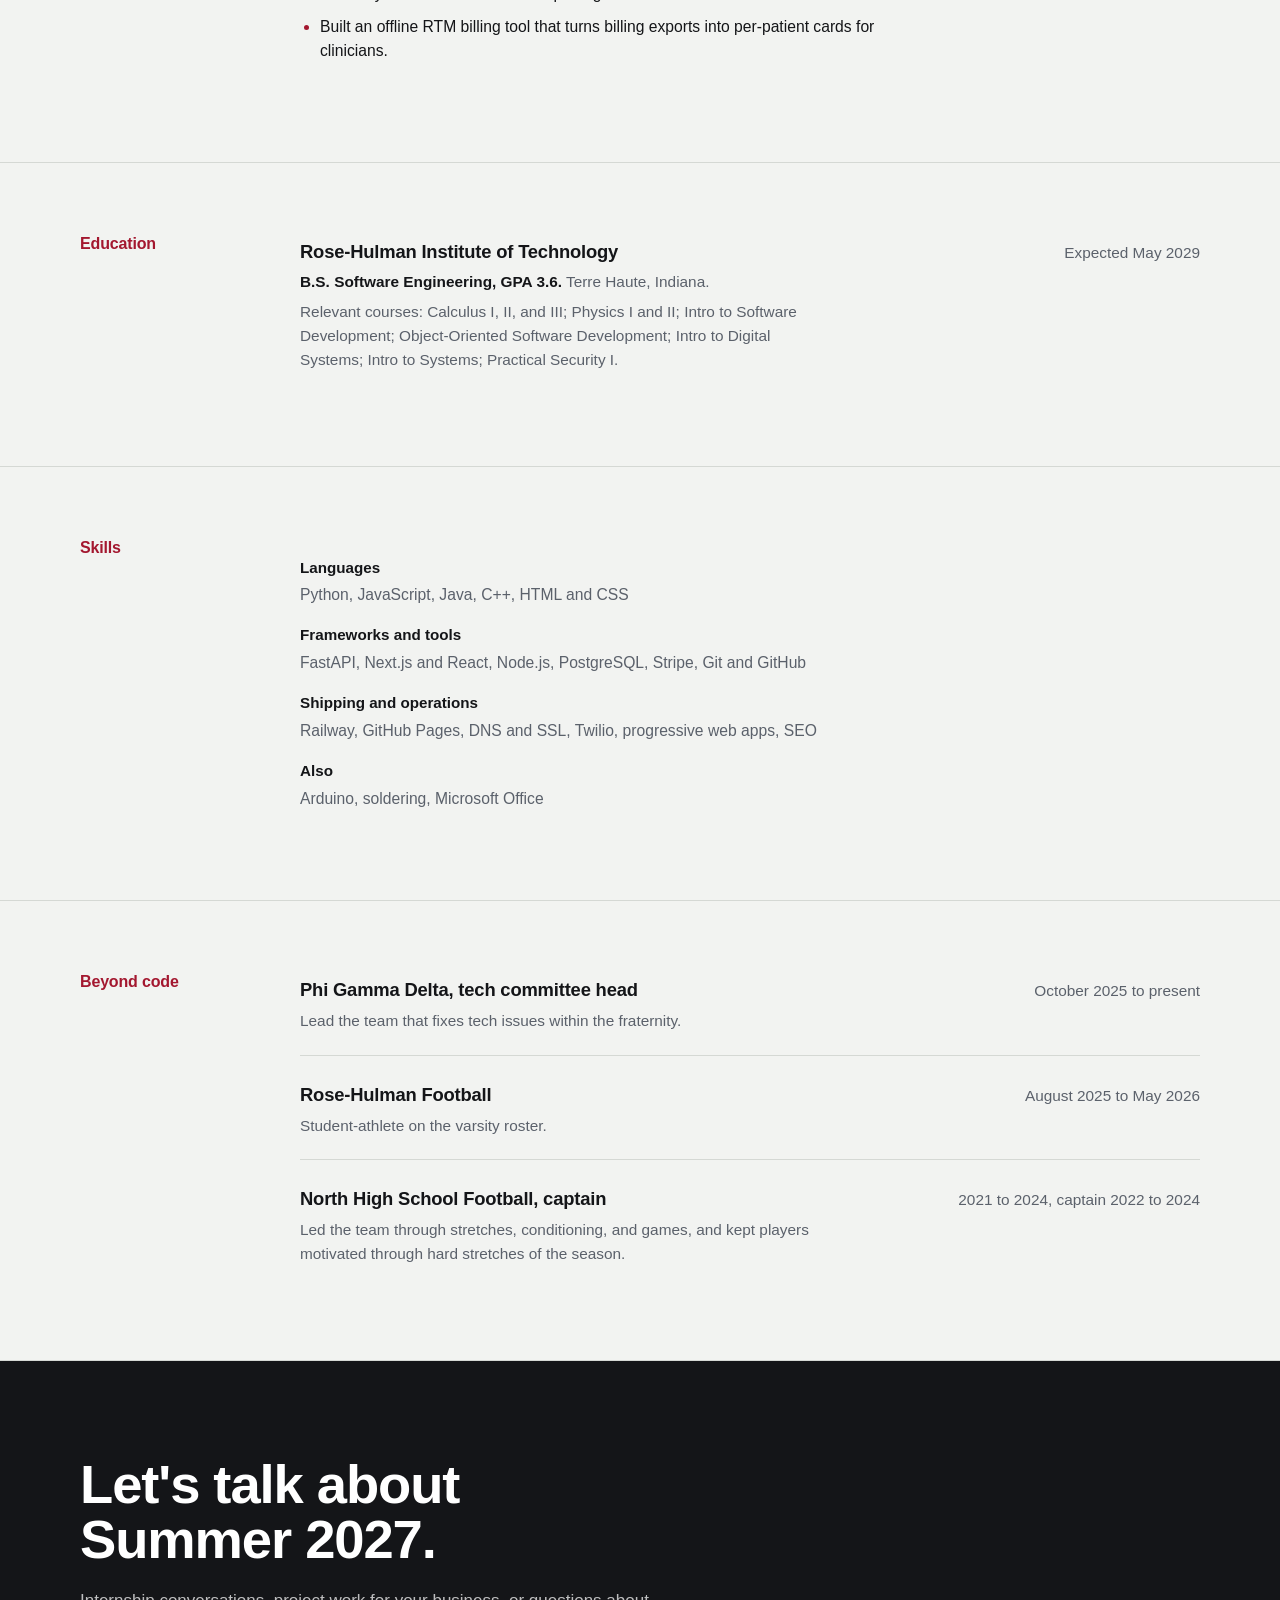
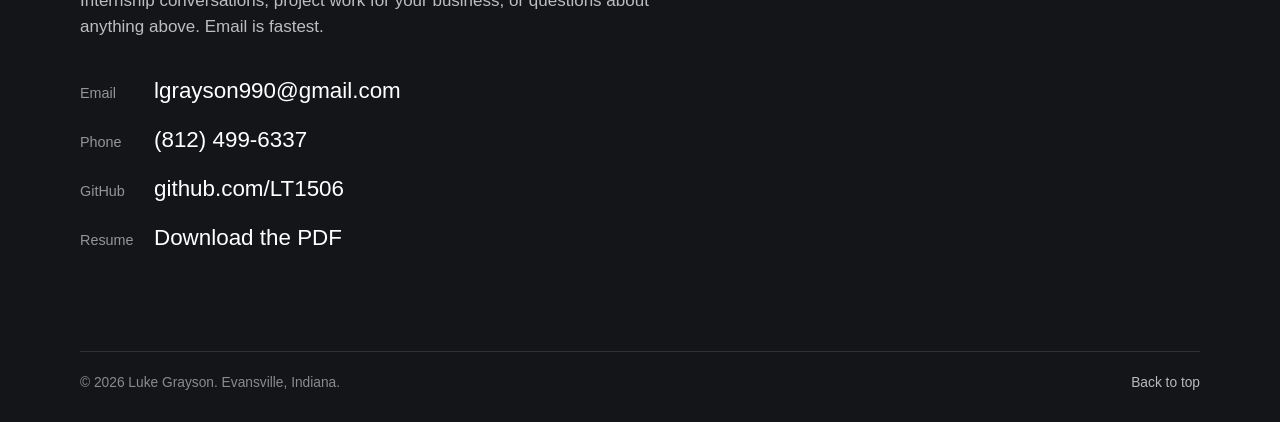
<file: work.html>
<!DOCTYPE html>
<html lang="en">
<head>
  <meta charset="UTF-8" />
  <title>Luke Grayson</title>
  <meta http-equiv="refresh" content="0; url=index.html#work" />
  <link rel="canonical" href="https://lt1506.github.io/ltginnovations/#work" />
</head>
<body>
  <p>This page moved. <a href="index.html#work">Continue to Luke Grayson's work.</a></p>
</body>
</html>
</file>
<file: css/portfolio.css>
/* =========================================================
   Luke Grayson — portfolio stylesheet
   Tokens
     chalk  #F2F3F1  page background
     ink    #141518  text
     slate  #5B616B  secondary text
     rule   #D5D8D4  hairlines
     rose   #A3172F  accent (links, margin labels, primary button)
     live   #1F9D55  "live right now" dots
   Type: Archivo variable, width axis. Expanded (125) for display,
   normal (100) for body. One family, two widths.
   ========================================================= */

:root {
  --chalk: #F2F3F1;
  --paper: #FAFAF8;
  --ink: #141518;
  --slate: #5B616B;
  --rule: #D5D8D4;
  --rose: #A3172F;
  --rose-deep: #7E1024;
  --live: #1F9D55;
  --font: "Archivo", "Helvetica Neue", Arial, sans-serif;
  --measure: 62ch;
  --wrap: 1120px;
  --gutter: 20px;
  --label-col: 180px;
}

* { box-sizing: border-box; }
html { -webkit-text-size-adjust: 100%; scroll-behavior: smooth; }
@media (prefers-reduced-motion: reduce) { html { scroll-behavior: auto; } }

body {
  margin: 0;
  font-family: var(--font);
  font-size: 17px;
  line-height: 1.55;
  color: var(--ink);
  background: var(--chalk);
  -webkit-font-smoothing: antialiased;
}

h1, h2, h3 { margin: 0; font-weight: 600; line-height: 1.1; letter-spacing: -0.01em; }
p { margin: 0; }
ul, ol { margin: 0; padding: 0; list-style: none; }
a { color: inherit; }
img { display: block; max-width: 100%; }

:focus-visible { outline: 2px solid var(--rose); outline-offset: 3px; border-radius: 2px; }

.wrap { width: min(100% - 2 * var(--gutter), var(--wrap)); margin-inline: auto; }

.skip-link { position: absolute; left: -999px; top: 8px; z-index: 50; background: var(--ink); color: #fff; padding: 10px 14px; }
.skip-link:focus { left: 12px; }

/* ---------- Display type: the wide width is the identity ---------- */
.display {
  font-stretch: 125%;
  font-weight: 700;
  letter-spacing: -0.02em;
  line-height: 1.02;
}

/* ---------- Header ---------- */
.site-header { border-bottom: 1px solid var(--rule); }
.header-inner {
  display: flex; align-items: baseline; justify-content: space-between; gap: 24px; flex-wrap: wrap;
  padding: 22px 0;
}
.brand { text-decoration: none; display: inline-flex; align-items: baseline; gap: 12px; }
.brand-name { font-stretch: 125%; font-weight: 700; font-size: 1.05rem; letter-spacing: 0.01em; white-space: nowrap; }
.brand-sub { color: var(--slate); font-size: 0.92rem; }
.nav { display: flex; gap: 26px; }
.nav a { text-decoration: none; font-size: 0.95rem; color: var(--slate); padding: 4px 0; border-bottom: 1.5px solid transparent; }
.nav a:hover { color: var(--ink); border-bottom-color: var(--ink); }

/* ---------- Hero ---------- */
.hero { padding: clamp(56px, 9vw, 120px) 0 clamp(40px, 6vw, 72px); }
.hero h1 { font-size: clamp(2.3rem, 7.2vw, 6rem); max-width: 14ch; }
.hero-intro {
  margin-top: 32px; max-width: var(--measure); font-size: clamp(1.05rem, 1.5vw, 1.25rem); line-height: 1.5; color: var(--ink);
}
.hero-intro a { color: var(--ink); text-decoration: underline; text-decoration-color: var(--rule); text-underline-offset: 4px; }
.hero-intro a:hover { text-decoration-color: var(--rose); }
.hero-actions { margin-top: 34px; display: flex; flex-wrap: wrap; gap: 12px 22px; align-items: center; }

.btn {
  display: inline-flex; align-items: center; justify-content: center;
  font: inherit; font-weight: 600; font-size: 0.98rem; text-decoration: none;
  padding: 13px 22px; border: 1.5px solid var(--ink); background: var(--ink); color: #fff; cursor: pointer;
}
.btn:hover { background: var(--rose); border-color: var(--rose); }
.btn-quiet { background: transparent; color: var(--ink); }
.btn-quiet:hover { background: transparent; color: var(--rose); border-color: var(--rose); }
.text-link { text-decoration: underline; text-underline-offset: 4px; text-decoration-color: var(--rule); font-weight: 500; }
.text-link:hover { text-decoration-color: var(--rose); color: var(--rose); }

/* Live strip: the proof. */
.live { margin-top: clamp(44px, 6vw, 72px); border-top: 1px solid var(--rule); padding-top: 22px; }
.live-head { display: flex; align-items: center; gap: 10px; font-size: 0.95rem; color: var(--slate); }
.dot {
  width: 9px; height: 9px; border-radius: 50%; background: var(--live); flex: none; position: relative;
}
.dot::after {
  content: ""; position: absolute; inset: -5px; border-radius: 50%; border: 1.5px solid var(--live);
  opacity: 0; animation: ping 2.4s ease-out infinite;
}
@keyframes ping { 0% { transform: scale(0.5); opacity: 0.8; } 70% { transform: scale(1.35); opacity: 0; } 100% { opacity: 0; } }
@media (prefers-reduced-motion: reduce) { .dot::after { animation: none; } }
.live-list { margin-top: 14px; display: flex; flex-wrap: wrap; gap: 10px 32px; }
.live-list a {
  text-decoration: none; font-weight: 500; font-size: 1rem; display: inline-flex; align-items: baseline; gap: 8px;
  border-bottom: 1.5px solid transparent;
}
.live-list a:hover { border-bottom-color: var(--rose); color: var(--rose); }
.live-list span { color: var(--slate); font-weight: 400; font-size: 0.9rem; }

/* ---------- Ledger sections: margin label + content ---------- */
.ledger { border-top: 1px solid var(--rule); padding: clamp(40px, 6vw, 72px) 0; }
.ledger-inner { display: grid; grid-template-columns: var(--label-col) 1fr; gap: 24px 40px; align-items: start; }
.ledger-label { position: sticky; top: 24px; }
.ledger-label h2 { font-size: 1rem; font-weight: 600; color: var(--rose); }
.ledger-label p { margin-top: 6px; color: var(--slate); font-size: 0.9rem; max-width: 18ch; }

/* ---------- Work rows ---------- */
.work-row {
  display: grid; grid-template-columns: 200px 1fr auto; gap: 20px 28px; align-items: start;
  padding: 28px 0; border-top: 1px solid var(--rule);
}
.work-row:first-child { border-top: 0; padding-top: 0; }
.work-thumb { aspect-ratio: 16 / 10; overflow: hidden; background: #0f1220; border: 1px solid var(--rule); }
.work-thumb img { width: 100%; height: 100%; object-fit: cover; object-position: top center; }
.work-title { font-size: 1.35rem; font-stretch: 112%; font-weight: 650; }
.work-meta { margin-top: 4px; color: var(--slate); font-size: 0.92rem; }
.work-blurb { margin-top: 12px; max-width: var(--measure); color: var(--ink); font-size: 0.98rem; }
.work-stack { margin-top: 10px; color: var(--slate); font-size: 0.9rem; }
.work-action { white-space: nowrap; font-size: 0.95rem; padding-top: 4px; }
.work-action .muted { color: var(--slate); }

/* ---------- Experience ---------- */
.job { padding: 26px 0; border-top: 1px solid var(--rule); }
.job:first-child { border-top: 0; padding-top: 0; }
.job-head { display: flex; justify-content: space-between; gap: 18px; flex-wrap: wrap; align-items: baseline; }
.job-head h3 { font-size: 1.25rem; font-stretch: 112%; font-weight: 650; }
.job-role { color: var(--slate); margin-top: 2px; }
.job-when { color: var(--slate); font-size: 0.92rem; white-space: nowrap; }
.job-points { margin-top: 14px; max-width: var(--measure); display: grid; gap: 9px; list-style: disc; padding-left: 20px; }
.job-points li { color: var(--ink); font-size: 0.98rem; }
.job-points li::marker { color: var(--rose); }
.job-points a { text-decoration-color: var(--rule); text-underline-offset: 4px; }
.job-points a:hover { color: var(--rose); text-decoration-color: var(--rose); }

/* ---------- Education / skills / beyond ---------- */
.fact { padding: 22px 0; border-top: 1px solid var(--rule); }
.fact:first-child { border-top: 0; padding-top: 0; }
.fact-head { display: flex; justify-content: space-between; gap: 18px; flex-wrap: wrap; align-items: baseline; }
.fact-head h3 { font-size: 1.15rem; font-stretch: 112%; font-weight: 650; }
.fact p { margin-top: 6px; color: var(--slate); max-width: var(--measure); font-size: 0.96rem; }
.fact p strong { color: var(--ink); font-weight: 600; }

.skills { display: grid; gap: 16px; max-width: var(--measure); }
.skills dt { font-weight: 600; font-size: 0.95rem; }
.skills dd { margin: 4px 0 0; color: var(--slate); font-size: 0.98rem; }

/* ---------- Contact ---------- */
.contact { border-top: 1px solid var(--rule); background: var(--ink); color: #fff; padding: clamp(56px, 8vw, 96px) 0; }
.contact h2 { font-size: clamp(1.9rem, 4.5vw, 3.4rem); max-width: 16ch; }
.contact p { margin-top: 20px; max-width: var(--measure); color: rgba(255,255,255,0.72); }
.contact-list { margin-top: 34px; display: grid; gap: 14px; }
.contact-list a { text-decoration: none; font-size: clamp(1.1rem, 2vw, 1.4rem); font-weight: 500; display: inline-flex; gap: 14px; align-items: baseline; }
.contact-list a span { font-size: 0.9rem; color: rgba(255,255,255,0.55); font-weight: 400; min-width: 60px; }
.contact-list a:hover { color: #FF8FA3; }

/* ---------- Footer ---------- */
.site-footer { background: var(--ink); color: rgba(255,255,255,0.5); font-size: 0.86rem; padding: 0 0 28px; }
.footer-inner { border-top: 1px solid rgba(255,255,255,0.12); padding-top: 20px; display: flex; justify-content: space-between; gap: 12px; flex-wrap: wrap; }
.site-footer a { color: rgba(255,255,255,0.7); text-decoration: none; }
.site-footer a:hover { color: #fff; }

/* ---------- Responsive ---------- */
@media (max-width: 900px) {
  .work-row { grid-template-columns: 160px 1fr; }
  .work-action { grid-column: 2; padding-top: 0; }
}
@media (max-width: 720px) {
  :root { --label-col: 1fr; }
  .ledger-inner { grid-template-columns: 1fr; gap: 18px; }
  .ledger-label { position: static; }
  .ledger-label p { max-width: none; }
  .work-row { grid-template-columns: 1fr; gap: 14px; }
  .work-thumb { max-width: 420px; }
  .work-action { grid-column: 1; }
  .header-inner { padding: 18px 0; }
  .brand { flex-direction: column; gap: 2px; }
  .nav { gap: 18px; }
}
</file>
<file: css/style.css>
/* =========================================================
   LTG Innovations — brand stylesheet
   Palette from the logo system:
   Deep Navy #0D1B3B · Signal Gold #C0A23C · Light Gold #E4C577 · Mist #EEF0F4
   Type: Bricolage Grotesque (display) + Figtree (body)
   ========================================================= */

:root {
  --navy: #0D1B3B;
  --navy-800: #101f42;
  --navy-700: #16294f;
  --gold: #C0A23C;
  --gold-light: #E4C577;
  --mist: #EEF0F4;
  --mist-deep: #e3e8ef;
  --white: #ffffff;
  --ink: #0D1B3B;
  --ink-soft: #45506a;
  --line: rgba(13, 27, 59, 0.12);

  --display: "Bricolage Grotesque", Georgia, serif;
  --body: "Figtree", -apple-system, BlinkMacSystemFont, sans-serif;

  --wrap: 1140px;
  --radius: 16px;
  --radius-lg: 24px;
  --shadow-soft: 0 18px 40px -24px rgba(13, 27, 59, 0.35);
  --shadow-card: 0 10px 30px -18px rgba(13, 27, 59, 0.4);
  --ease: cubic-bezier(0.22, 1, 0.36, 1);
}

* { box-sizing: border-box; }

html { scroll-behavior: smooth; -webkit-text-size-adjust: 100%; }

body {
  margin: 0;
  font-family: var(--body);
  color: var(--ink);
  background: var(--white);
  line-height: 1.6;
  font-size: 17px;
  -webkit-font-smoothing: antialiased;
  text-rendering: optimizeLegibility;
}

h1, h2, h3 { font-family: var(--display); font-weight: 700; line-height: 1.08; margin: 0; letter-spacing: -0.02em; }
p { margin: 0; }
a { color: inherit; text-decoration: none; }
ul, ol { margin: 0; padding: 0; list-style: none; }

.wrap { width: min(100% - 44px, var(--wrap)); margin-inline: auto; }

.skip-link {
  position: absolute; left: -999px; top: 8px; z-index: 200;
  background: var(--navy); color: #fff; padding: 10px 16px; border-radius: 8px;
}
.skip-link:focus { left: 12px; }

/* ---------- Brand wordmark (reproduces the logo lockup in type) ---------- */
.brand { display: inline-flex; align-items: center; gap: 12px; }
.brand-mark { display: inline-flex; line-height: 0; }
.brand-word { display: inline-flex; flex-direction: column; line-height: 1; }
.brand-word b {
  font-family: var(--display); font-weight: 800; font-size: 1.24rem;
  letter-spacing: 0.02em; color: var(--navy);
}
.brand-word i {
  font-style: normal; font-weight: 600; font-size: 0.52rem;
  letter-spacing: 0.42em; color: var(--gold); margin-top: 2px; margin-left: 2px;
}

/* ---------- Buttons ---------- */
.btn {
  display: inline-flex; align-items: center; justify-content: center;
  font-family: var(--body); font-weight: 600; font-size: 1rem;
  padding: 14px 26px; border-radius: 999px; cursor: pointer;
  border: 1.5px solid transparent; transition: transform .25s var(--ease), box-shadow .25s var(--ease), background .2s, color .2s;
}
.btn-gold { background: var(--gold); color: var(--navy); box-shadow: 0 10px 24px -12px rgba(192, 162, 60, 0.9); }
.btn-gold:hover { transform: translateY(-2px); box-shadow: 0 16px 30px -12px rgba(192, 162, 60, 0.95); background: var(--gold-light); }
.btn-ghost { border-color: rgba(255,255,255,0.35); color: #fff; }
.btn-ghost:hover { border-color: var(--gold-light); color: var(--gold-light); transform: translateY(-2px); }

/* ---------- Header ---------- */
.site-header {
  position: sticky; top: 0; z-index: 100;
  background: rgba(238, 240, 244, 0.82);
  backdrop-filter: saturate(140%) blur(12px);
  border-bottom: 1px solid var(--line);
}
.header-inner { display: flex; align-items: center; justify-content: space-between; height: 74px; }
.nav-menu { display: flex; align-items: center; gap: 30px; }
.nav-menu a { font-weight: 500; font-size: 0.98rem; color: var(--ink-soft); position: relative; padding: 4px 0; }
.nav-menu a:not(.nav-cta)::after {
  content: ""; position: absolute; left: 0; bottom: -2px; height: 2px; width: 0;
  background: var(--gold); transition: width .28s var(--ease);
}
.nav-menu a:not(.nav-cta):hover { color: var(--navy); }
.nav-menu a:not(.nav-cta):hover::after { width: 100%; }
.nav-cta { background: var(--navy); color: #fff !important; padding: 9px 18px !important; border-radius: 999px; }
.nav-cta:hover { background: var(--navy-700); }
.nav-toggle { display: none; }

/* ---------- Hero ---------- */
.hero {
  position: relative; overflow: hidden; color: #fff;
  background:
    radial-gradient(120% 90% at 85% -10%, rgba(192,162,60,0.28) 0%, rgba(192,162,60,0) 55%),
    radial-gradient(90% 80% at 8% 110%, rgba(228,197,119,0.18) 0%, rgba(228,197,119,0) 50%),
    linear-gradient(160deg, #0c1934 0%, var(--navy) 55%, #0a1730 100%);
}
.hero-grain {
  position: absolute; inset: 0; pointer-events: none; opacity: 0.5;
  background-image: url("data:image/svg+xml,%3Csvg xmlns='http://www.w3.org/2000/svg' width='140' height='140'%3E%3Cfilter id='n'%3E%3CfeTurbulence type='fractalNoise' baseFrequency='0.85' numOctaves='2' stitchTiles='stitch'/%3E%3C/filter%3E%3Crect width='100%25' height='100%25' filter='url(%23n)' opacity='0.045'/%3E%3C/svg%3E");
}
.hero-inner { position: relative; padding: clamp(70px, 12vw, 140px) 0 clamp(80px, 12vw, 150px); max-width: 900px; }
.eyebrow {
  text-transform: uppercase; letter-spacing: 0.28em; font-size: 0.72rem; font-weight: 600;
  color: var(--gold-light); margin-bottom: 22px;
}
.hero-title { font-size: clamp(2.6rem, 7vw, 5rem); font-weight: 800; }
.hero-title .accent { color: var(--gold); }
.hero-sub {
  margin-top: 26px; font-size: clamp(1.05rem, 2.2vw, 1.35rem);
  color: rgba(255,255,255,0.82); max-width: 620px;
}
.hero-actions { margin-top: 38px; display: flex; flex-wrap: wrap; gap: 16px; }
.hero-note { margin-top: 26px; font-size: 0.9rem; color: rgba(255,255,255,0.55); letter-spacing: 0.02em; }

/* ---------- Sections ---------- */
.section { padding: clamp(64px, 10vw, 116px) 0; }
.section-mist { background: var(--mist); }
.section-navy { background: var(--navy); color: #fff;
  background-image: radial-gradient(80% 120% at 100% 0%, rgba(192,162,60,0.14) 0%, rgba(192,162,60,0) 50%); }

.kicker {
  text-transform: uppercase; letter-spacing: 0.26em; font-size: 0.72rem; font-weight: 600;
  color: var(--gold); margin-bottom: 18px;
}
.kicker.center { text-align: center; }
.kicker.gold { color: var(--gold-light); }

.section-title { font-size: clamp(1.9rem, 4vw, 2.9rem); max-width: 760px; }
.section-title.center { text-align: center; margin-inline: auto; }
.section-title.light { color: #fff; }

/* Editorial band (What / About) */
.band { max-width: 860px; }
.band-title { font-size: clamp(1.7rem, 3.6vw, 2.6rem); margin-bottom: 24px; }
.band-lead { font-size: clamp(1.05rem, 1.6vw, 1.2rem); color: var(--ink-soft); max-width: 680px; }

/* Audience */
.audience-grid { display: grid; grid-template-columns: repeat(3, 1fr); gap: 22px; margin-top: 36px; }
.audience-card {
  background: #fff; border: 1px solid var(--line); border-radius: var(--radius);
  padding: 30px 26px; box-shadow: var(--shadow-card);
  transition: transform .3s var(--ease), box-shadow .3s var(--ease);
}
.audience-card:hover { transform: translateY(-4px); box-shadow: var(--shadow-soft); }
.audience-card h3 { font-size: 1.2rem; margin-bottom: 10px; }
.audience-card p { color: var(--ink-soft); font-size: 0.98rem; }

/* Features */
.feature-grid {
  display: grid; grid-template-columns: repeat(3, 1fr); gap: 22px; margin-top: 46px;
}
.feature {
  background: #fff; border: 1px solid var(--line); border-radius: var(--radius);
  padding: 32px 28px; transition: transform .3s var(--ease), box-shadow .3s var(--ease), border-color .3s;
}
.feature:hover { transform: translateY(-5px); box-shadow: var(--shadow-soft); border-color: rgba(192,162,60,0.5); }
.feature-icon {
  display: inline-flex; align-items: center; justify-content: center;
  width: 52px; height: 52px; border-radius: 14px; margin-bottom: 20px;
  background: var(--navy);
}
.feature-icon svg { width: 26px; height: 26px; fill: none; stroke: var(--gold); stroke-width: 1.7; stroke-linecap: round; stroke-linejoin: round; }
.feature h3 { font-size: 1.18rem; margin-bottom: 10px; }
.feature p { color: var(--ink-soft); font-size: 0.98rem; }

/* How it works */
.steps { display: grid; grid-template-columns: repeat(3, 1fr); gap: 30px; margin-top: 48px; counter-reset: step; }
.steps li { position: relative; padding-top: 12px; border-top: 2px solid rgba(255,255,255,0.14); }
.step-num { font-family: var(--display); font-weight: 800; font-size: 2.4rem; color: var(--gold); display: block; margin-bottom: 14px; }
.steps h3 { font-size: 1.25rem; margin-bottom: 10px; color: #fff; }
.steps p { color: rgba(255,255,255,0.72); font-size: 0.98rem; }

/* Pricing */
.price-card {
  max-width: 520px; margin: 44px auto 0; background: var(--navy); color: #fff;
  border-radius: var(--radius-lg); padding: 44px 40px; box-shadow: var(--shadow-soft);
  position: relative; overflow: hidden;
  background-image: radial-gradient(90% 120% at 100% 0%, rgba(192,162,60,0.22) 0%, rgba(192,162,60,0) 55%);
  border: 1px solid rgba(192,162,60,0.35);
}
.price-tag { text-transform: uppercase; letter-spacing: 0.22em; font-size: 0.72rem; font-weight: 600; color: var(--gold-light); }
.price-line { font-family: var(--display); margin-top: 14px; font-size: 1.1rem; color: rgba(255,255,255,0.75); display: flex; align-items: baseline; gap: 10px; }
.price-from { font-size: 0.95rem; font-family: var(--body); }
.price-line strong { font-size: 3.1rem; font-weight: 800; color: #fff; letter-spacing: -0.02em; }
.price-sub { color: rgba(255,255,255,0.7); margin-top: 4px; }
.price-list { margin: 28px 0; display: grid; gap: 14px; }
.price-list li { position: relative; padding-left: 30px; color: rgba(255,255,255,0.9); }
.price-list li::before {
  content: ""; position: absolute; left: 0; top: 7px; width: 16px; height: 9px;
  border-left: 2px solid var(--gold); border-bottom: 2px solid var(--gold);
  transform: rotate(-45deg);
}
.price-cta { width: 100%; }
.price-fine { margin-top: 18px; font-size: 0.86rem; color: rgba(255,255,255,0.6); text-align: center; }

/* Contact */
.contact-inner { text-align: center; }
.contact-lead { margin: 20px auto 0; color: rgba(255,255,255,0.78); max-width: 520px; }
.contact-methods { margin-top: 40px; display: flex; flex-wrap: wrap; gap: 18px; justify-content: center; }
.contact-method {
  background: rgba(255,255,255,0.05); border: 1px solid rgba(255,255,255,0.16);
  border-radius: var(--radius); padding: 22px 34px; min-width: 240px;
  transition: transform .28s var(--ease), border-color .28s, background .28s;
}
.contact-method:hover { transform: translateY(-3px); border-color: var(--gold); background: rgba(192,162,60,0.08); }
.cm-label { display: block; text-transform: uppercase; letter-spacing: 0.2em; font-size: 0.68rem; color: var(--gold-light); margin-bottom: 8px; }
.cm-value { font-family: var(--display); font-weight: 700; font-size: 1.15rem; color: #fff; }

/* ---------- Selected work / portfolio ---------- */
.work-lead { text-align: center; margin: 14px auto 0; color: var(--ink-soft); max-width: 620px; }

.work-grid {
  display: grid; grid-template-columns: repeat(3, 1fr); gap: 24px; margin-top: 46px;
}
.work-card {
  display: flex; flex-direction: column; overflow: hidden;
  background: #fff; border: 1px solid var(--line); border-radius: var(--radius);
  box-shadow: var(--shadow-card); color: var(--ink);
  transition: transform .3s var(--ease), box-shadow .3s var(--ease), border-color .3s;
}
.work-card:hover { transform: translateY(-5px); box-shadow: var(--shadow-soft); border-color: rgba(192,162,60,0.5); }

.work-thumb {
  position: relative; aspect-ratio: 16 / 10; background: var(--navy);
  border-bottom: 1px solid var(--line); overflow: hidden;
}
.work-thumb img { width: 100%; height: 100%; object-fit: cover; object-position: top center; display: block; }
.work-flag {
  position: absolute; top: 12px; left: 12px; z-index: 2;
  text-transform: uppercase; letter-spacing: 0.16em; font-size: 0.62rem; font-weight: 700;
  color: var(--navy); background: var(--gold); padding: 5px 10px; border-radius: 999px;
}

.work-body { padding: 26px 26px 28px; display: flex; flex-direction: column; flex: 1; }
.work-role { text-transform: uppercase; letter-spacing: 0.18em; font-size: 0.66rem; font-weight: 600; color: var(--gold); margin-bottom: 10px; }
.work-name { font-size: 1.3rem; margin-bottom: 10px; }
.work-blurb { color: var(--ink-soft); font-size: 0.97rem; }

.work-tags { display: flex; flex-wrap: wrap; gap: 8px; margin-top: 18px; }
.work-tag {
  font-size: 0.74rem; font-weight: 500; letter-spacing: 0.01em; color: var(--navy);
  background: var(--mist); border: 1px solid var(--mist-deep); padding: 5px 11px; border-radius: 999px;
}

.work-link {
  margin-top: 22px; align-self: flex-start; display: inline-flex; align-items: center; gap: 7px;
  font-weight: 600; font-size: 0.94rem; color: var(--navy);
}
.work-link svg { width: 15px; height: 15px; fill: none; stroke: currentColor; stroke-width: 2; stroke-linecap: round; stroke-linejoin: round; transition: transform .25s var(--ease); }
.work-card:hover .work-link { color: var(--gold); }
.work-card:hover .work-link svg { transform: translate(2px, -2px); }

.work-cta { text-align: center; margin-top: 44px; }

/* Larger detail cards on the Work page */
.work-page .work-grid { gap: 30px; }
.work-page .work-name { font-size: 1.45rem; }
.work-page .work-blurb { font-size: 1rem; }

@media (max-width: 860px) {
  .work-grid { grid-template-columns: 1fr; }
}

/* ---------- Footer ---------- */
.site-footer { background: #0a1430; color: rgba(255,255,255,0.7); padding: 56px 0 30px; }
.footer-inner { display: flex; justify-content: space-between; gap: 30px; flex-wrap: wrap; padding-bottom: 30px; border-bottom: 1px solid rgba(255,255,255,0.1); }
.footer-word b { color: #fff; }
.footer-word i { color: var(--gold); }
.footer-tag { margin-top: 12px; font-size: 0.92rem; color: rgba(255,255,255,0.55); }
.footer-nav { display: flex; flex-wrap: wrap; gap: 22px; align-items: center; }
.footer-nav a { font-size: 0.94rem; transition: color .2s; }
.footer-nav a:hover { color: var(--gold-light); }
.footer-legal { display: flex; justify-content: space-between; gap: 16px; flex-wrap: wrap; margin-top: 22px; font-size: 0.84rem; color: rgba(255,255,255,0.45); }

/* ---------- Load reveal animation ---------- */
.reveal { opacity: 0; transform: translateY(18px); animation: rise .8s var(--ease) forwards; animation-delay: calc(var(--d, 0) * 110ms); }
@keyframes rise { to { opacity: 1; transform: none; } }

/* ---------- Responsive ---------- */
@media (max-width: 860px) {
  .audience-grid, .feature-grid, .steps { grid-template-columns: 1fr; }
  .nav-toggle {
    display: inline-flex; flex-direction: column; justify-content: center; gap: 5px;
    width: 44px; height: 44px; background: none; border: 0; cursor: pointer; z-index: 120;
  }
  .nav-toggle span { display: block; height: 2.5px; width: 24px; background: var(--navy); border-radius: 2px; transition: transform .3s var(--ease), opacity .2s; }
  .nav-toggle[aria-expanded="true"] span:nth-child(1) { transform: translateY(7.5px) rotate(45deg); }
  .nav-toggle[aria-expanded="true"] span:nth-child(2) { opacity: 0; }
  .nav-toggle[aria-expanded="true"] span:nth-child(3) { transform: translateY(-7.5px) rotate(-45deg); }
  .nav-menu {
    position: fixed; inset: 0 0 0 auto; width: min(78vw, 320px);
    flex-direction: column; align-items: flex-start; justify-content: center; gap: 26px;
    background: var(--mist); padding: 40px; box-shadow: -20px 0 50px -30px rgba(13,27,59,0.5);
    transform: translateX(100%); transition: transform .35s var(--ease);
  }
  .nav-menu.open { transform: translateX(0); }
  .nav-menu a { font-size: 1.15rem; }
  .footer-legal { flex-direction: column; gap: 6px; }
}

@media (prefers-reduced-motion: reduce) {
  html { scroll-behavior: auto; }
  .reveal { animation: none; opacity: 1; transform: none; }
  .btn, .feature, .audience-card, .contact-method { transition: none; }
}

/* ---------- Legal pages ---------- */
.legal-hero {
  background: linear-gradient(160deg, #0c1934 0%, var(--navy) 60%, #0a1730 100%);
  color: #fff; padding: clamp(56px, 9vw, 96px) 0 clamp(40px, 6vw, 60px);
}
.legal-hero .kicker { color: var(--gold-light); }
.legal-hero h1 { font-size: clamp(2rem, 5vw, 3.2rem); }
.legal-hero .updated { margin-top: 16px; color: rgba(255,255,255,0.6); font-size: 0.9rem; }
.legal-body { padding: clamp(48px, 8vw, 80px) 0 clamp(60px, 9vw, 96px); }
.legal-body .wrap { max-width: 780px; }
.legal-body h2 { font-size: 1.4rem; margin: 40px 0 12px; color: var(--navy); }
.legal-body h2:first-child { margin-top: 0; }
.legal-body p, .legal-body li { color: var(--ink-soft); margin-bottom: 14px; }
.legal-body ul { list-style: disc; padding-left: 22px; margin-bottom: 14px; }
.legal-body li { margin-bottom: 8px; }
.legal-body a { color: var(--gold); text-decoration: underline; text-underline-offset: 3px; }
.legal-body strong { color: var(--navy); }
.legal-note {
  background: var(--mist); border-left: 3px solid var(--gold); border-radius: 8px;
  padding: 16px 20px; margin: 30px 0; font-size: 0.94rem;
}
.back-home { display: inline-flex; align-items: center; gap: 8px; margin-top: 40px; font-weight: 600; color: var(--navy); }
.back-home:hover { color: var(--gold); }

/* ---------- About page ---------- */
.about-hero .hero-inner { max-width: 820px; }
.glance { margin-top: 34px; display: flex; flex-wrap: wrap; gap: 10px 14px; font-size: 0.9rem; color: rgba(255,255,255,0.6); letter-spacing: 0.02em; }
.glance li { padding: 4px 12px; border: 1px solid rgba(255,255,255,0.16); border-radius: 999px; }

.timeline { margin-top: 46px; display: grid; gap: 30px; max-width: 860px; }
.tl-item {
  position: relative; padding: 32px 30px 30px 34px;
  background: #fff; border: 1px solid var(--line); border-radius: var(--radius); box-shadow: var(--shadow-card);
}
.tl-item::before { content: ""; position: absolute; left: 0; top: 28px; bottom: 28px; width: 4px; border-radius: 2px; background: var(--gold); }
.tl-head { display: flex; justify-content: space-between; align-items: flex-start; gap: 18px; flex-wrap: wrap; }
.tl-head h3 { font-size: 1.35rem; }
.tl-role { color: var(--ink-soft); margin-top: 4px; font-weight: 500; }
.tl-date { text-transform: uppercase; letter-spacing: 0.16em; font-size: 0.7rem; font-weight: 600; color: var(--gold); white-space: nowrap; padding-top: 6px; }
.tl-bullets { margin-top: 20px; display: grid; gap: 12px; }
.tl-bullets li { position: relative; padding-left: 24px; color: var(--ink-soft); font-size: 0.98rem; }
.tl-bullets li::before {
  content: ""; position: absolute; left: 0; top: 9px; width: 12px; height: 7px;
  border-left: 2px solid var(--gold); border-bottom: 2px solid var(--gold); transform: rotate(-45deg);
}
.tl-bullets a { color: var(--navy); font-weight: 600; text-decoration: underline; text-underline-offset: 3px; text-decoration-color: rgba(192,162,60,0.6); }
.tl-bullets a:hover { color: var(--gold); }
.tl-item .work-tags { margin-top: 22px; }

.edu-grid { margin-top: 40px; display: grid; grid-template-columns: 1.4fr 1fr; gap: 24px; }
.edu-card { background: #fff; border: 1px solid var(--line); border-radius: var(--radius); padding: 30px 28px; box-shadow: var(--shadow-card); }
.edu-card h3 { font-size: 1.25rem; }
.edu-stat { margin-top: 18px; font-family: var(--display); font-size: 1.1rem; color: var(--navy); }
.edu-courses { margin-top: 14px; color: var(--ink-soft); font-size: 0.95rem; }
.edu-courses strong { color: var(--navy); }

.skills-grid { margin-top: 40px; display: grid; grid-template-columns: repeat(3, 1fr); gap: 22px; }
.skill-group { background: #fff; border: 1px solid var(--line); border-radius: var(--radius); padding: 28px 26px; box-shadow: var(--shadow-card); }
.skill-group h3 { font-size: 1.1rem; margin-bottom: 4px; }
.skill-group .work-tags { margin-top: 14px; }

.beyond-list { margin-top: 36px; display: grid; gap: 14px; max-width: 860px; }
.beyond-list li {
  display: flex; justify-content: space-between; align-items: flex-start; gap: 18px; flex-wrap: wrap;
  background: #fff; border: 1px solid var(--line); border-radius: var(--radius); padding: 22px 26px;
}
.beyond-list h3 { font-size: 1.08rem; }
.beyond-list p { color: var(--ink-soft); font-size: 0.95rem; margin-top: 4px; }

/* Non-link work cards (internal tools that aren't public) */
.work-card.is-static { cursor: default; }
.work-card.is-static:hover { transform: none; box-shadow: var(--shadow-card); border-color: var(--line); }
.work-note { margin-top: 22px; font-size: 0.86rem; color: var(--ink-soft); font-style: italic; }

/* Founder link in the landing-page About band */
.band-link { display: inline-flex; align-items: center; gap: 8px; margin-top: 26px; font-weight: 600; color: var(--navy); }
.band-link svg { width: 16px; height: 16px; fill: none; stroke: currentColor; stroke-width: 2; stroke-linecap: round; stroke-linejoin: round; transition: transform .25s var(--ease); }
.band-link:hover { color: var(--gold); }
.band-link:hover svg { transform: translateX(3px); }

@media (max-width: 860px) {
  .edu-grid, .skills-grid { grid-template-columns: 1fr; }
  .tl-item { padding: 26px 22px 24px 26px; }
}
</file>
